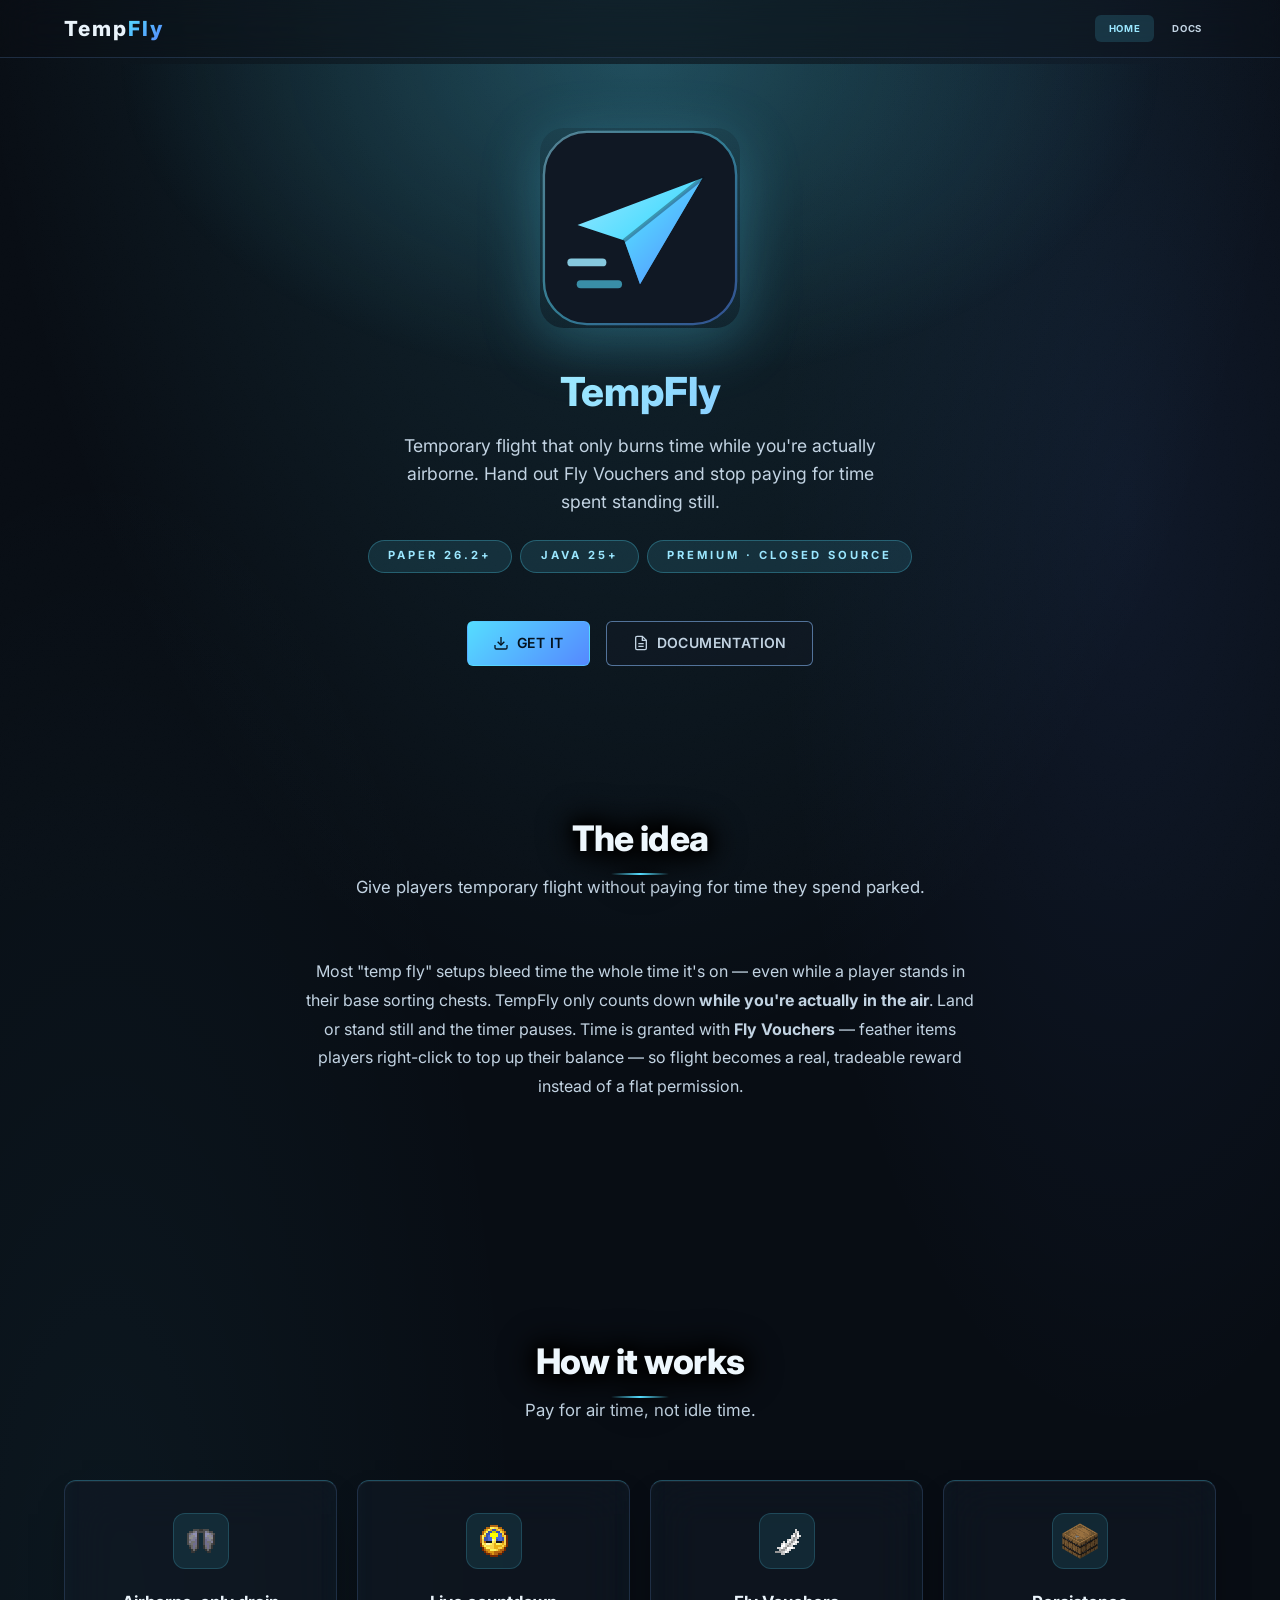
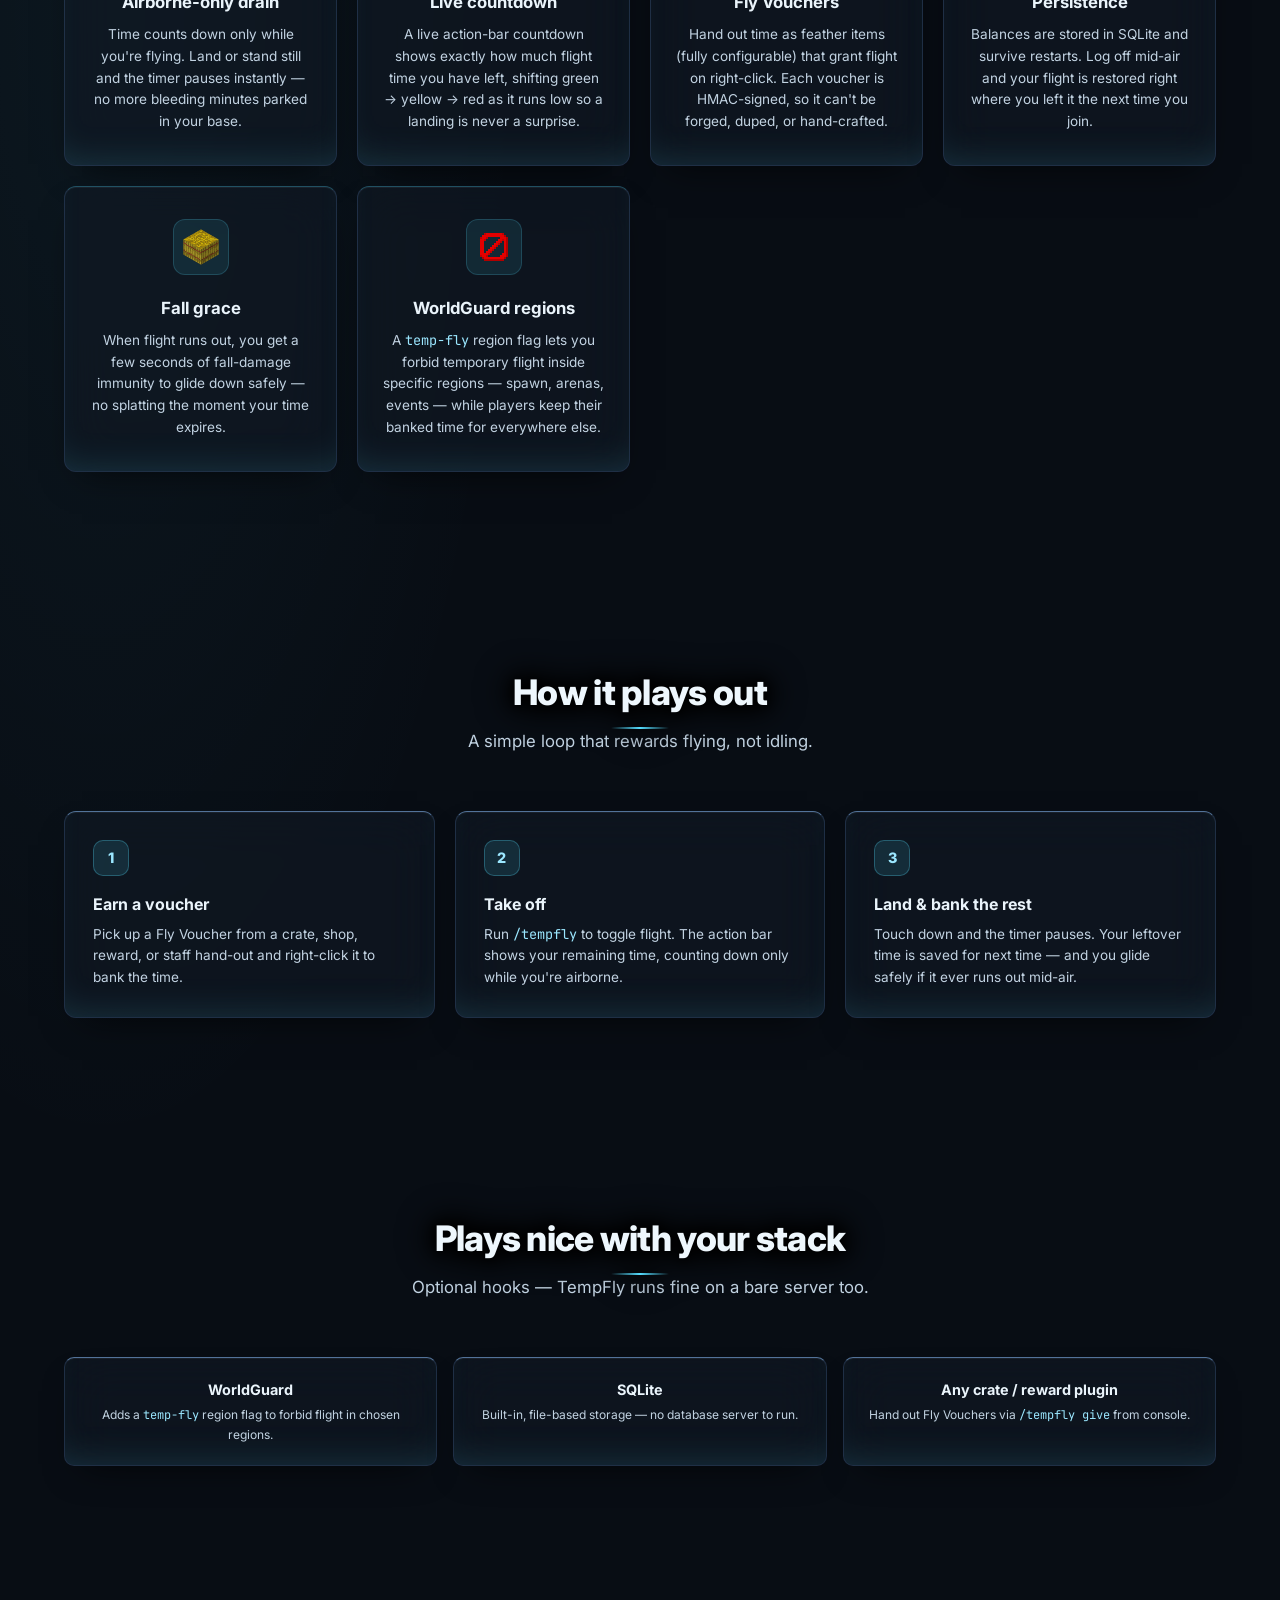
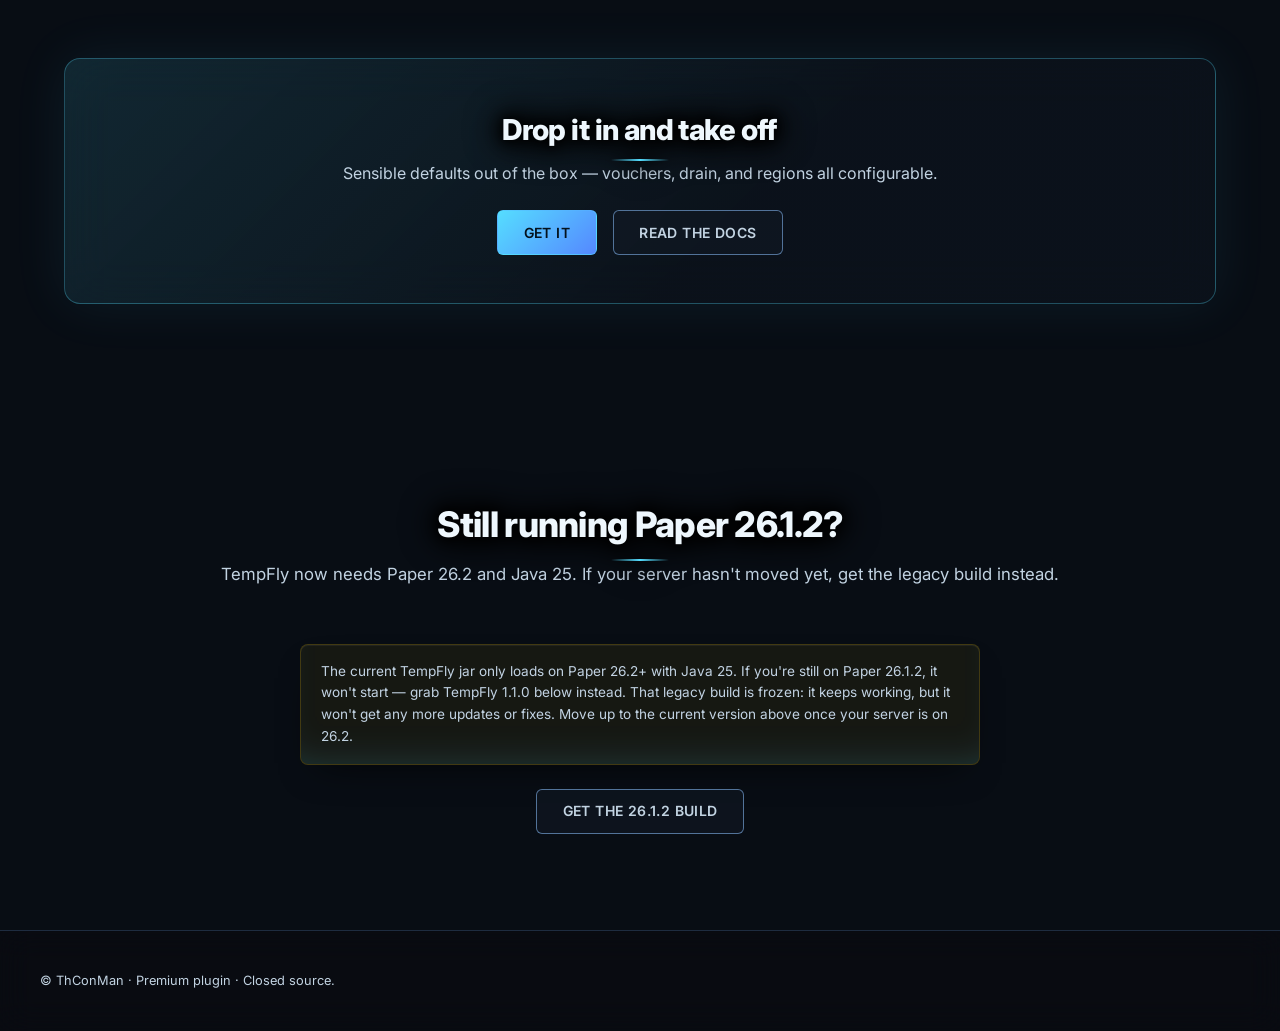
<file: index.html>
<!DOCTYPE html>
<html lang="en">
<head>
    <meta charset="UTF-8">
    <meta name="viewport" content="width=device-width, initial-scale=1.0">
    <title>TempFly — Flight that only burns while you fly</title>
    <meta name="description" content="TempFly is a Paper plugin that grants temporary flight which drains only while you're airborne. Hand out HMAC-signed Fly Vouchers, store balances in SQLite, and stop paying for time spent standing still.">
    <link rel="icon" href="logo.svg">
    <link rel="preconnect" href="https://fonts.googleapis.com">
    <link href="https://fonts.googleapis.com/css2?family=Inter:wght@400;500;600;700;800&family=JetBrains+Mono:wght@500&display=swap" rel="stylesheet">
    <link rel="stylesheet" href="css/style.css">
    <link rel="stylesheet" href="css/tempfly.css">
</head>
<body>

<nav class="nav">
    <div class="nav-inner">
        <div class="nav-logo"><a href="index.html" style="color:inherit;">Temp<span>Fly</span></a></div>
        <ul class="nav-links" id="nav-links">
            <li><a href="index.html" class="active">Home</a></li>
            <li><a href="docs.html">Docs</a></li>
        </ul>
        <button class="nav-burger" onclick="toggleMenu()" aria-label="Menu">
            <span></span><span></span><span></span>
        </button>
    </div>
</nav>

<div style="height: 4rem;"></div>

<!-- Hero -->
<section class="plugin-hero">
    <img src="logo.svg" alt="TempFly" class="plugin-hero-logo">
    <h1>TempFly</h1>
    <p class="tagline">Temporary flight that only burns time while you're actually airborne. Hand out Fly Vouchers and stop paying for time spent standing still.</p>
    <div class="plugin-hero-meta">
        <span class="hero-badge">Paper 26.2+</span>
        <span class="hero-badge">Java 25+</span>
        <span class="hero-badge">Premium · closed source</span>
    </div>
    <div class="hero-buttons">
        <a href="#" class="btn btn-primary">
            <svg width="16" height="16" viewBox="0 0 24 24" fill="none" stroke="currentColor" stroke-width="2"><path d="M21 15v4a2 2 0 01-2 2H5a2 2 0 01-2-2v-4"/><polyline points="7 10 12 15 17 10"/><line x1="12" y1="15" x2="12" y2="3"/></svg>
            Get it
        </a>
        <a href="docs.html" class="btn btn-outline">
            <svg width="16" height="16" viewBox="0 0 24 24" fill="none" stroke="currentColor" stroke-width="2"><path d="M14 2H6a2 2 0 00-2 2v16a2 2 0 002 2h12a2 2 0 002-2V8z"/><polyline points="14 2 14 8 20 8"/><line x1="16" y1="13" x2="8" y2="13"/><line x1="16" y1="17" x2="8" y2="17"/></svg>
            Documentation
        </a>
    </div>
</section>

<!-- The idea -->
<section class="section">
    <h2 class="section-title">The idea</h2>
    <p class="section-subtitle">Give players temporary flight without paying for time they spend parked.</p>
    <p style="max-width:680px;margin:0 auto 2.5rem;text-align:center;color:var(--text-muted);line-height:1.8;">
        Most "temp fly" setups bleed time the whole time it's on — even while a player stands in their base sorting chests. TempFly only counts down <strong>while you're actually in the air</strong>. Land or stand still and the timer pauses. Time is granted with <strong>Fly Vouchers</strong> — feather items players right-click to top up their balance — so flight becomes a real, tradeable reward instead of a flat permission.
    </p>
</section>

<!-- How it works -->
<section class="section">
    <h2 class="section-title">How it works</h2>
    <p class="section-subtitle">Pay for air time, not idle time.</p>
    <div class="features-grid">
        <div class="feature-card">
            <div class="feature-icon-wrap"><i class="mc mc-elytra" aria-hidden="true"></i></div>
            <h3>Airborne-only drain</h3>
            <p>Time counts down only while you're flying. Land or stand still and the timer pauses instantly — no more bleeding minutes parked in your base.</p>
        </div>
        <div class="feature-card">
            <div class="feature-icon-wrap"><i class="mc mc-clock" aria-hidden="true"></i></div>
            <h3>Live countdown</h3>
            <p>A live action-bar countdown shows exactly how much flight time you have left, shifting green &rarr; yellow &rarr; red as it runs low so a landing is never a surprise.</p>
        </div>
        <div class="feature-card">
            <div class="feature-icon-wrap"><i class="mc mc-feather" aria-hidden="true"></i></div>
            <h3>Fly Vouchers</h3>
            <p>Hand out time as feather items (fully configurable) that grant flight on right-click. Each voucher is HMAC-signed, so it can't be forged, duped, or hand-crafted.</p>
        </div>
        <div class="feature-card">
            <div class="feature-icon-wrap"><i class="mc mc-barrel block" aria-hidden="true"></i></div>
            <h3>Persistence</h3>
            <p>Balances are stored in SQLite and survive restarts. Log off mid-air and your flight is restored right where you left it the next time you join.</p>
        </div>
        <div class="feature-card">
            <div class="feature-icon-wrap"><i class="mc mc-hay_block block" aria-hidden="true"></i></div>
            <h3>Fall grace</h3>
            <p>When flight runs out, you get a few seconds of fall-damage immunity to glide down safely — no splatting the moment your time expires.</p>
        </div>
        <div class="feature-card">
            <div class="feature-icon-wrap"><i class="mc mc-barrier" aria-hidden="true"></i></div>
            <h3>WorldGuard regions</h3>
            <p>A <span class="mono">temp-fly</span> region flag lets you forbid temporary flight inside specific regions — spawn, arenas, events — while players keep their banked time for everywhere else.</p>
        </div>
    </div>
</section>

<!-- How it plays out -->
<section class="section">
    <h2 class="section-title">How it plays out</h2>
    <p class="section-subtitle">A simple loop that rewards flying, not idling.</p>
    <div class="steps-grid">
        <div class="step-card">
            <div class="step-number">1</div>
            <h3>Earn a voucher</h3>
            <p>Pick up a Fly Voucher from a crate, shop, reward, or staff hand-out and right-click it to bank the time.</p>
        </div>
        <div class="step-card">
            <div class="step-number">2</div>
            <h3>Take off</h3>
            <p>Run <span class="mono">/tempfly</span> to toggle flight. The action bar shows your remaining time, counting down only while you're airborne.</p>
        </div>
        <div class="step-card">
            <div class="step-number">3</div>
            <h3>Land &amp; bank the rest</h3>
            <p>Touch down and the timer pauses. Your leftover time is saved for next time — and you glide safely if it ever runs out mid-air.</p>
        </div>
    </div>
</section>

<!-- Works with -->
<section class="section">
    <h2 class="section-title">Plays nice with your stack</h2>
    <p class="section-subtitle">Optional hooks — TempFly runs fine on a bare server too.</p>
    <div class="compat-grid">
        <div class="compat-item"><div class="compat-name">WorldGuard</div><div class="compat-desc">Adds a <span class="mono">temp-fly</span> region flag to forbid flight in chosen regions.</div></div>
        <div class="compat-item"><div class="compat-name">SQLite</div><div class="compat-desc">Built-in, file-based storage — no database server to run.</div></div>
        <div class="compat-item"><div class="compat-name">Any crate / reward plugin</div><div class="compat-desc">Hand out Fly Vouchers via <span class="mono">/tempfly give</span> from console.</div></div>
    </div>
</section>

<!-- CTA -->
<section class="section">
    <div class="cta-card">
        <h2 class="section-title">Drop it in and take off</h2>
        <p class="section-subtitle">Sensible defaults out of the box — vouchers, drain, and regions all configurable.</p>
        <div class="hero-buttons">
            <a href="#" class="btn btn-primary">Get it</a>
            <a href="docs.html" class="btn btn-outline">Read the docs</a>
        </div>
    </div>
</section>

<!-- Legacy build -->
<section class="section">
    <h2 class="section-title">Still running Paper 26.1.2?</h2>
    <p class="section-subtitle">TempFly now needs Paper 26.2 and Java 25. If your server hasn't moved yet, get the legacy build instead.</p>
    <div class="docs-callout docs-callout-warn" style="max-width:680px;margin:0 auto 1.5rem;text-align:left;">
        The current TempFly jar only loads on Paper 26.2+ with Java 25. If you're still on Paper 26.1.2, it won't start — grab TempFly 1.1.0 below instead. That legacy build is frozen: it keeps working, but it won't get any more updates or fixes. Move up to the current version above once your server is on 26.2.
    </div>
    <div class="hero-buttons">
        <a href="https://github.com/ThConMan/tempfly-docs/releases/tag/mc26.1.2-final" class="btn btn-outline">Get the 26.1.2 build</a>
    </div>
</section>

<footer class="footer">
    <div class="footer-inner">
        <p>&copy; ThConMan &middot; Premium plugin &middot; Closed source.</p>
    </div>
</footer>

<script>
function toggleMenu() {
    document.getElementById('nav-links').classList.toggle('open');
}
</script>
<script src="js/motion.js" defer></script>
</body>
</html>
</file>
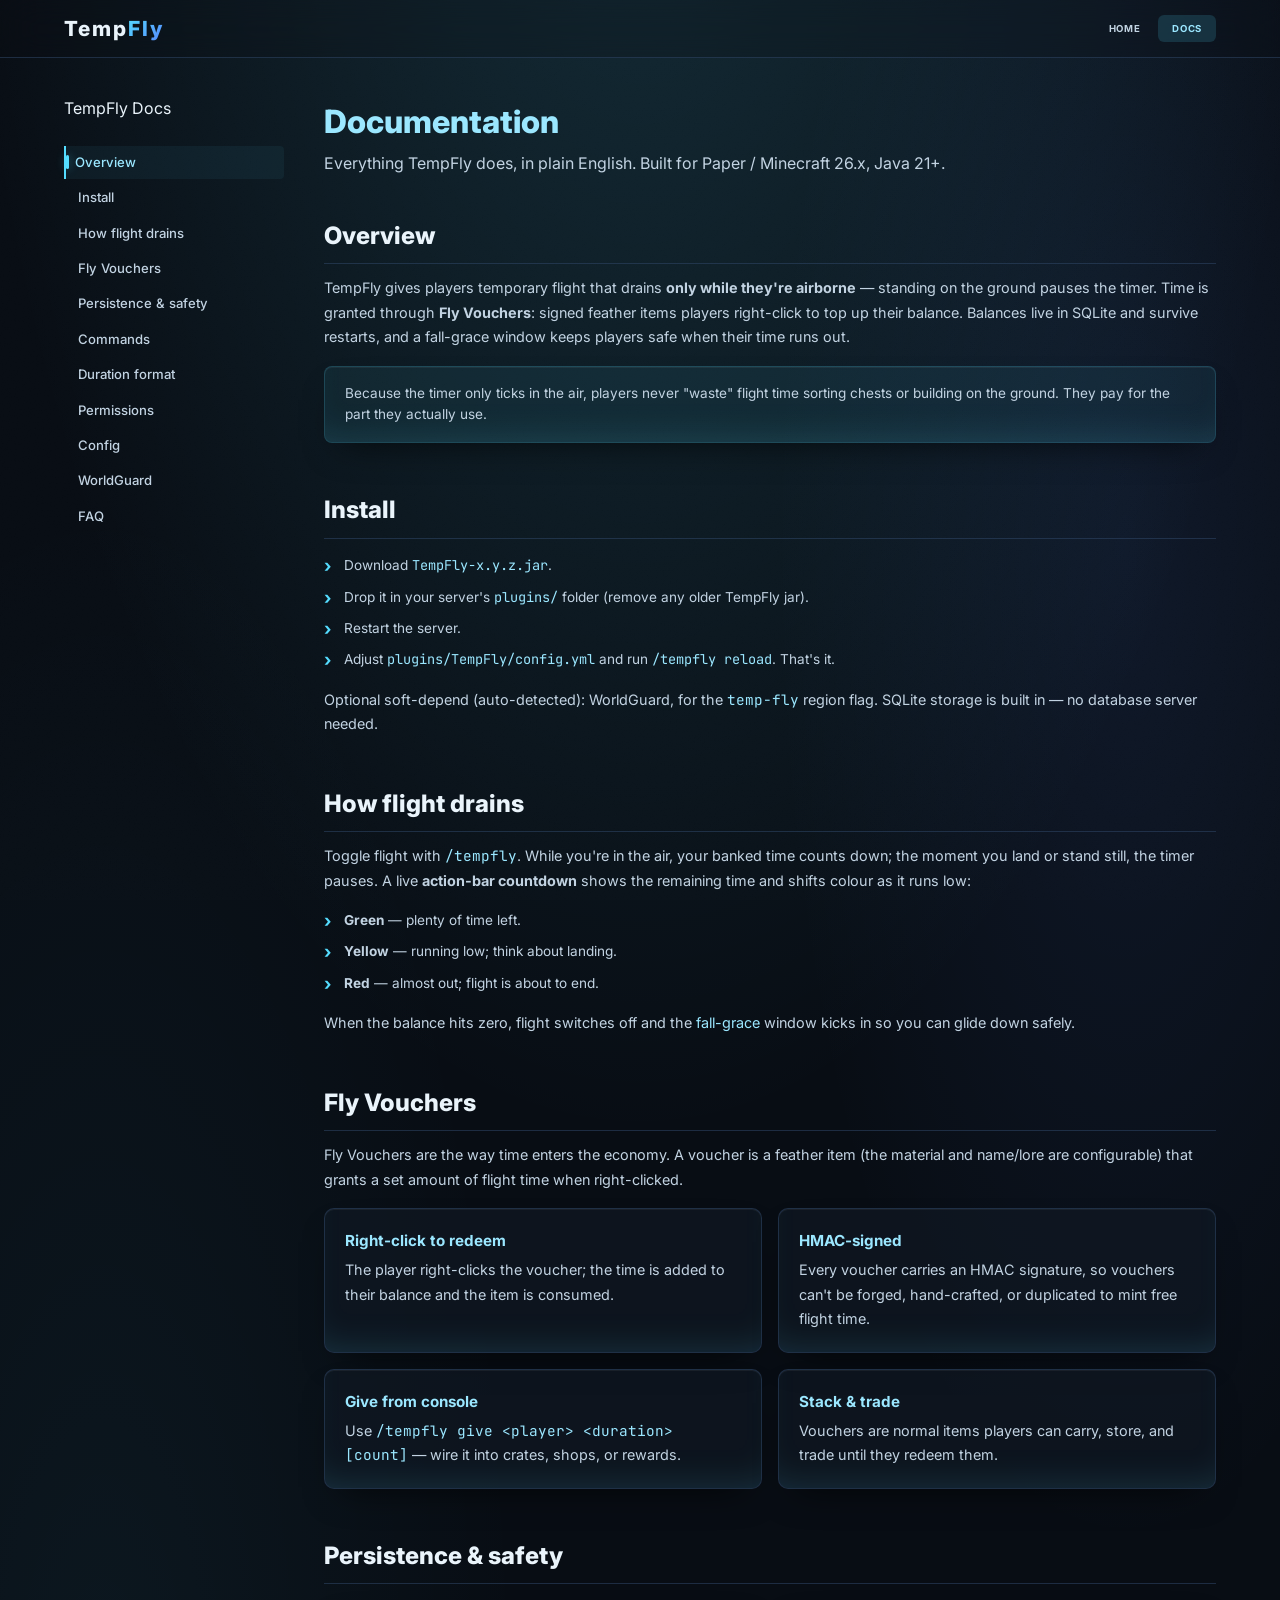
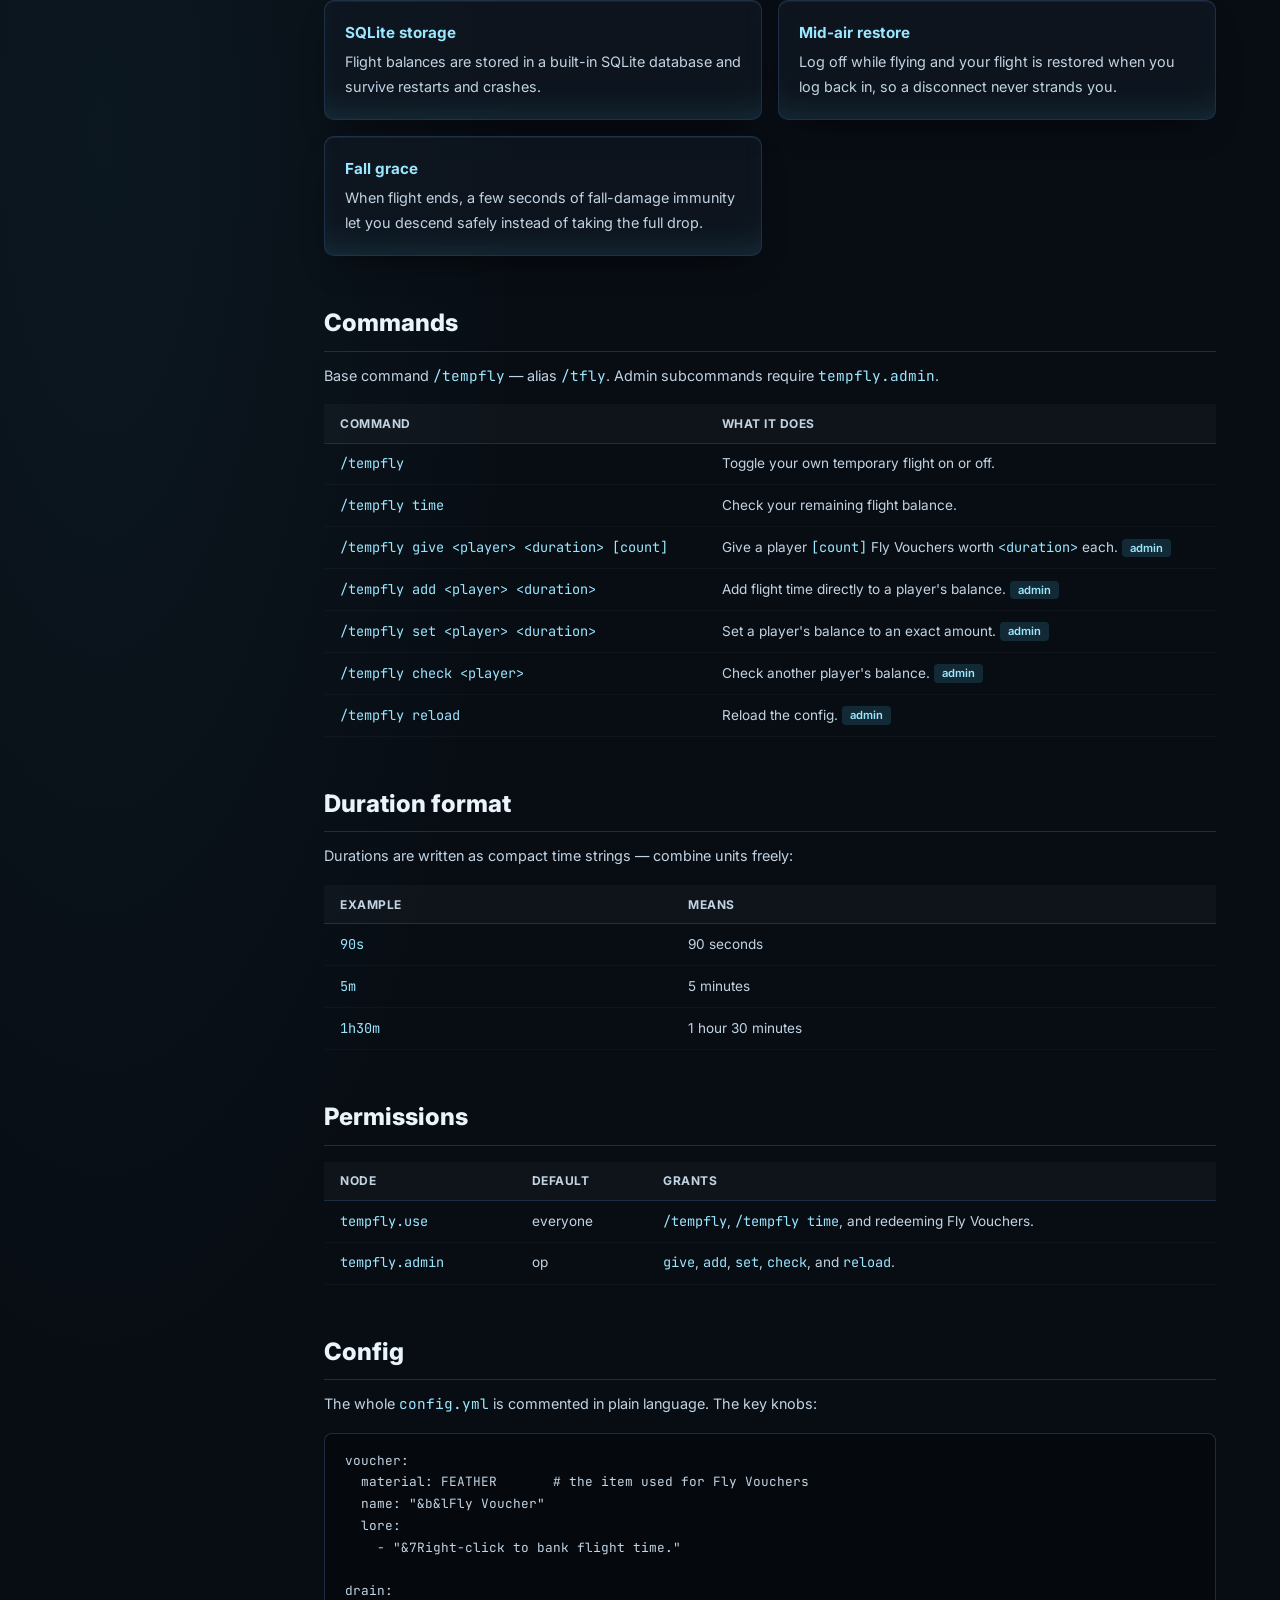
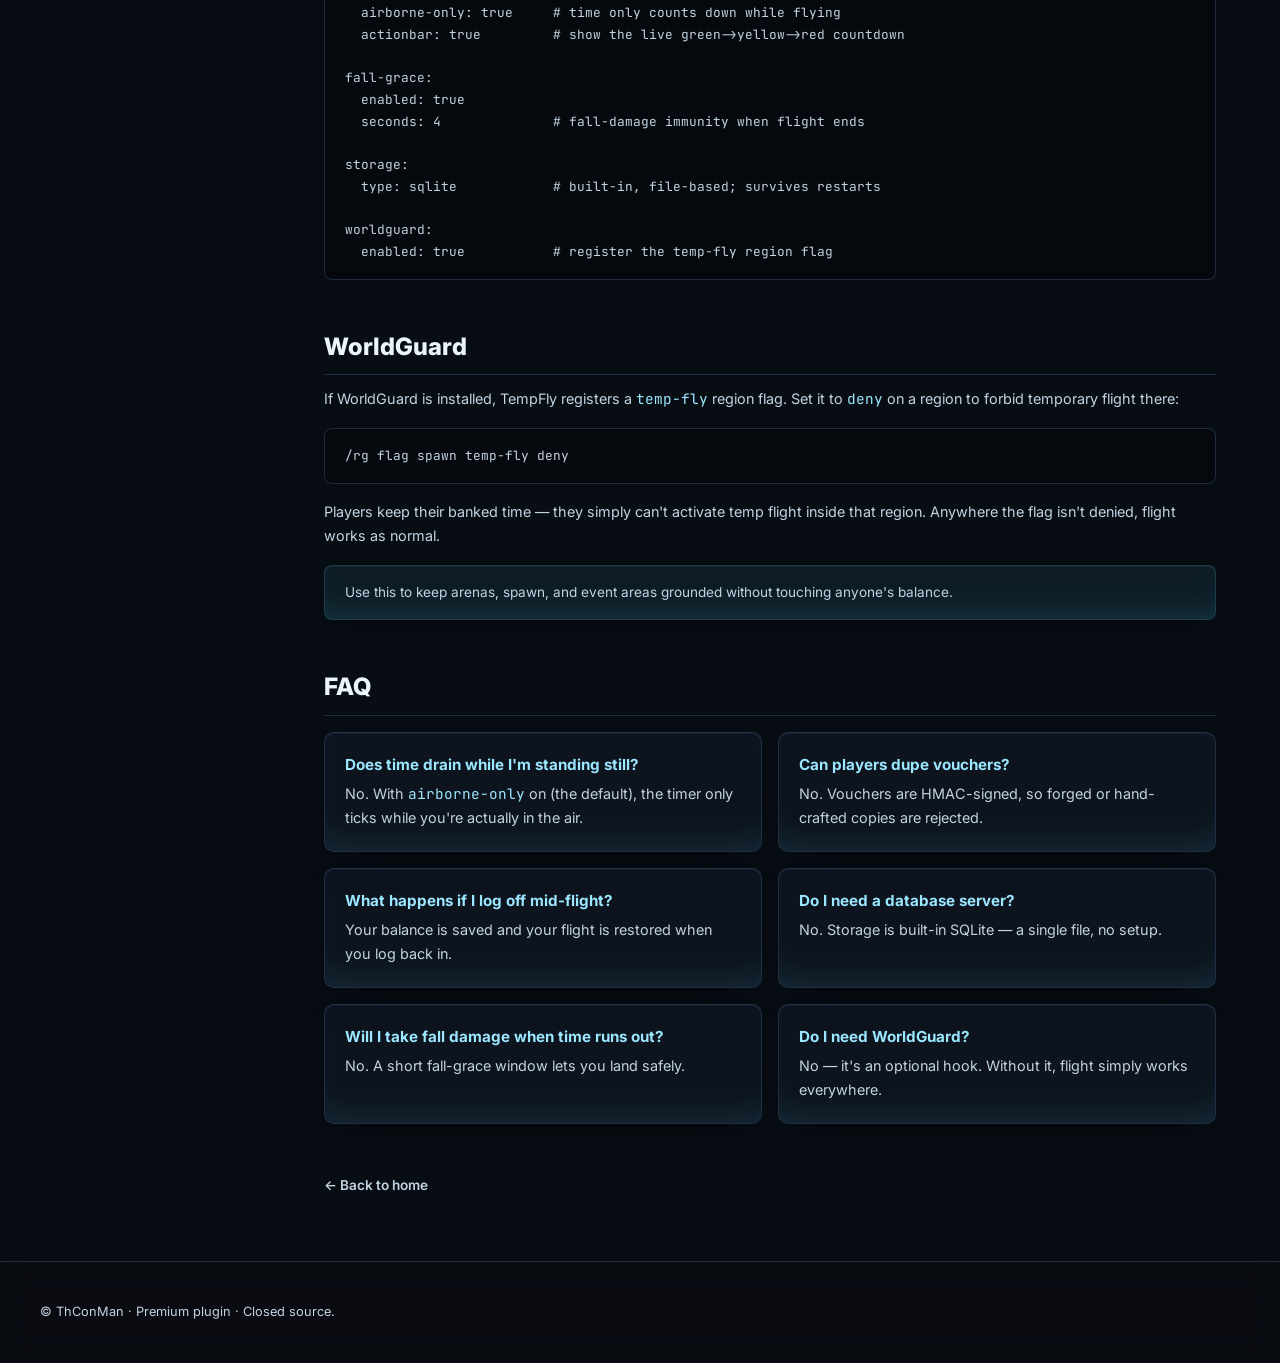
<file: docs.html>
<!DOCTYPE html>
<html lang="en">
<head>
    <meta charset="UTF-8">
    <meta name="viewport" content="width=device-width, initial-scale=1.0">
    <title>TempFly — Documentation</title>
    <meta name="description" content="TempFly documentation: install, how flight drains, Fly Vouchers, persistence, fall grace, WorldGuard, commands, permissions, and config.">
    <link rel="icon" href="logo.svg">
    <link rel="preconnect" href="https://fonts.googleapis.com">
    <link href="https://fonts.googleapis.com/css2?family=Inter:wght@400;500;600;700;800&family=JetBrains+Mono:wght@500&display=swap" rel="stylesheet">
    <link rel="stylesheet" href="css/style.css">
    <link rel="stylesheet" href="css/tempfly.css">
</head>
<body>

<nav class="nav">
    <div class="nav-inner">
        <div class="nav-logo"><a href="index.html" style="color:inherit;">Temp<span>Fly</span></a></div>
        <ul class="nav-links" id="nav-links">
            <li><a href="index.html">Home</a></li>
            <li><a href="docs.html" class="active">Docs</a></li>
        </ul>
        <button class="nav-burger" onclick="toggleMenu()" aria-label="Menu"><span></span><span></span><span></span></button>
    </div>
</nav>

<div style="height: 4rem;"></div>

<div class="docs-layout">
    <aside class="docs-sidebar">
        <div class="docs-sidebar-header">TempFly Docs</div>
        <nav class="docs-toc">
            <a href="#overview" class="active">Overview</a>
            <a href="#install">Install</a>
            <a href="#drain">How flight drains</a>
            <a href="#vouchers">Fly Vouchers</a>
            <a href="#features">Persistence &amp; safety</a>
            <a href="#commands">Commands</a>
            <a href="#durations">Duration format</a>
            <a href="#permissions">Permissions</a>
            <a href="#config">Config</a>
            <a href="#worldguard">WorldGuard</a>
            <a href="#faq">FAQ</a>
        </nav>
    </aside>

    <main class="docs-content">
        <h1 class="docs-title">Documentation</h1>
        <p class="docs-subtitle">Everything TempFly does, in plain English. Built for Paper / Minecraft 26.x, Java 21+.</p>

        <section class="docs-section" id="overview">
            <h2>Overview</h2>
            <p>TempFly gives players temporary flight that drains <strong>only while they're airborne</strong> — standing on the ground pauses the timer. Time is granted through <strong>Fly Vouchers</strong>: signed feather items players right-click to top up their balance. Balances live in SQLite and survive restarts, and a fall-grace window keeps players safe when their time runs out.</p>
            <div class="docs-callout">Because the timer only ticks in the air, players never "waste" flight time sorting chests or building on the ground. They pay for the part they actually use.</div>
        </section>

        <section class="docs-section" id="install">
            <h2>Install</h2>
            <ol class="docs-list">
                <li>Download <span class="mono">TempFly-x.y.z.jar</span>.</li>
                <li>Drop it in your server's <span class="mono">plugins/</span> folder (remove any older TempFly jar).</li>
                <li>Restart the server.</li>
                <li>Adjust <span class="mono">plugins/TempFly/config.yml</span> and run <span class="mono">/tempfly reload</span>. That's it.</li>
            </ol>
            <p>Optional soft-depend (auto-detected): WorldGuard, for the <span class="mono">temp-fly</span> region flag. SQLite storage is built in — no database server needed.</p>
        </section>

        <section class="docs-section" id="drain">
            <h2>How flight drains</h2>
            <p>Toggle flight with <span class="mono">/tempfly</span>. While you're in the air, your banked time counts down; the moment you land or stand still, the timer pauses. A live <strong>action-bar countdown</strong> shows the remaining time and shifts colour as it runs low:</p>
            <ul class="docs-list">
                <li><strong>Green</strong> — plenty of time left.</li>
                <li><strong>Yellow</strong> — running low; think about landing.</li>
                <li><strong>Red</strong> — almost out; flight is about to end.</li>
            </ul>
            <p>When the balance hits zero, flight switches off and the <a href="#features">fall-grace</a> window kicks in so you can glide down safely.</p>
        </section>

        <section class="docs-section" id="vouchers">
            <h2>Fly Vouchers</h2>
            <p>Fly Vouchers are the way time enters the economy. A voucher is a feather item (the material and name/lore are configurable) that grants a set amount of flight time when right-clicked.</p>
            <div class="docs-grid">
                <div class="docs-grid-item"><h4>Right-click to redeem</h4><p>The player right-clicks the voucher; the time is added to their balance and the item is consumed.</p></div>
                <div class="docs-grid-item"><h4>HMAC-signed</h4><p>Every voucher carries an HMAC signature, so vouchers can't be forged, hand-crafted, or duplicated to mint free flight time.</p></div>
                <div class="docs-grid-item"><h4>Give from console</h4><p>Use <span class="mono">/tempfly give &lt;player&gt; &lt;duration&gt; [count]</span> — wire it into crates, shops, or rewards.</p></div>
                <div class="docs-grid-item"><h4>Stack &amp; trade</h4><p>Vouchers are normal items players can carry, store, and trade until they redeem them.</p></div>
            </div>
        </section>

        <section class="docs-section" id="features">
            <h2>Persistence &amp; safety</h2>
            <div class="docs-grid">
                <div class="docs-grid-item"><h4>SQLite storage</h4><p>Flight balances are stored in a built-in SQLite database and survive restarts and crashes.</p></div>
                <div class="docs-grid-item"><h4>Mid-air restore</h4><p>Log off while flying and your flight is restored when you log back in, so a disconnect never strands you.</p></div>
                <div class="docs-grid-item"><h4>Fall grace</h4><p>When flight ends, a few seconds of fall-damage immunity let you descend safely instead of taking the full drop.</p></div>
            </div>
        </section>

        <section class="docs-section" id="commands">
            <h2>Commands</h2>
            <p>Base command <span class="mono">/tempfly</span> — alias <span class="mono">/tfly</span>. Admin subcommands require <span class="mono">tempfly.admin</span>.</p>
            <div class="docs-table-wrap">
                <table class="docs-table">
                    <thead><tr><th>Command</th><th>What it does</th></tr></thead>
                    <tbody>
                        <tr><td><span class="mono">/tempfly</span></td><td>Toggle your own temporary flight on or off.</td></tr>
                        <tr><td><span class="mono">/tempfly time</span></td><td>Check your remaining flight balance.</td></tr>
                        <tr><td><span class="mono">/tempfly give &lt;player&gt; &lt;duration&gt; [count]</span></td><td>Give a player <span class="mono">[count]</span> Fly Vouchers worth <span class="mono">&lt;duration&gt;</span> each. <span class="docs-tag docs-tag-op">admin</span></td></tr>
                        <tr><td><span class="mono">/tempfly add &lt;player&gt; &lt;duration&gt;</span></td><td>Add flight time directly to a player's balance. <span class="docs-tag docs-tag-op">admin</span></td></tr>
                        <tr><td><span class="mono">/tempfly set &lt;player&gt; &lt;duration&gt;</span></td><td>Set a player's balance to an exact amount. <span class="docs-tag docs-tag-op">admin</span></td></tr>
                        <tr><td><span class="mono">/tempfly check &lt;player&gt;</span></td><td>Check another player's balance. <span class="docs-tag docs-tag-op">admin</span></td></tr>
                        <tr><td><span class="mono">/tempfly reload</span></td><td>Reload the config. <span class="docs-tag docs-tag-op">admin</span></td></tr>
                    </tbody>
                </table>
            </div>
        </section>

        <section class="docs-section" id="durations">
            <h2>Duration format</h2>
            <p>Durations are written as compact time strings — combine units freely:</p>
            <div class="docs-table-wrap">
                <table class="docs-table">
                    <thead><tr><th>Example</th><th>Means</th></tr></thead>
                    <tbody>
                        <tr><td><span class="mono">90s</span></td><td>90 seconds</td></tr>
                        <tr><td><span class="mono">5m</span></td><td>5 minutes</td></tr>
                        <tr><td><span class="mono">1h30m</span></td><td>1 hour 30 minutes</td></tr>
                    </tbody>
                </table>
            </div>
        </section>

        <section class="docs-section" id="permissions">
            <h2>Permissions</h2>
            <div class="docs-table-wrap">
                <table class="docs-table">
                    <thead><tr><th>Node</th><th>Default</th><th>Grants</th></tr></thead>
                    <tbody>
                        <tr><td><span class="mono">tempfly.use</span></td><td>everyone</td><td><span class="mono">/tempfly</span>, <span class="mono">/tempfly time</span>, and redeeming Fly Vouchers.</td></tr>
                        <tr><td><span class="mono">tempfly.admin</span></td><td>op</td><td><span class="mono">give</span>, <span class="mono">add</span>, <span class="mono">set</span>, <span class="mono">check</span>, and <span class="mono">reload</span>.</td></tr>
                    </tbody>
                </table>
            </div>
        </section>

        <section class="docs-section" id="config">
            <h2>Config</h2>
            <p>The whole <span class="mono">config.yml</span> is commented in plain language. The key knobs:</p>
            <pre class="docs-code">voucher:
  material: FEATHER       # the item used for Fly Vouchers
  name: "&b&lFly Voucher"
  lore:
    - "&7Right-click to bank flight time."

drain:
  airborne-only: true     # time only counts down while flying
  actionbar: true         # show the live green->yellow->red countdown

fall-grace:
  enabled: true
  seconds: 4              # fall-damage immunity when flight ends

storage:
  type: sqlite            # built-in, file-based; survives restarts

worldguard:
  enabled: true           # register the temp-fly region flag</pre>
        </section>

        <section class="docs-section" id="worldguard">
            <h2>WorldGuard</h2>
            <p>If WorldGuard is installed, TempFly registers a <span class="mono">temp-fly</span> region flag. Set it to <span class="mono">deny</span> on a region to forbid temporary flight there:</p>
            <pre class="docs-code">/rg flag spawn temp-fly deny</pre>
            <p>Players keep their banked time — they simply can't activate temp flight inside that region. Anywhere the flag isn't denied, flight works as normal.</p>
            <div class="docs-callout">Use this to keep arenas, spawn, and event areas grounded without touching anyone's balance.</div>
        </section>

        <section class="docs-section" id="faq">
            <h2>FAQ</h2>
            <div class="docs-grid">
                <div class="docs-grid-item"><h4>Does time drain while I'm standing still?</h4><p>No. With <span class="mono">airborne-only</span> on (the default), the timer only ticks while you're actually in the air.</p></div>
                <div class="docs-grid-item"><h4>Can players dupe vouchers?</h4><p>No. Vouchers are HMAC-signed, so forged or hand-crafted copies are rejected.</p></div>
                <div class="docs-grid-item"><h4>What happens if I log off mid-flight?</h4><p>Your balance is saved and your flight is restored when you log back in.</p></div>
                <div class="docs-grid-item"><h4>Do I need a database server?</h4><p>No. Storage is built-in SQLite — a single file, no setup.</p></div>
                <div class="docs-grid-item"><h4>Will I take fall damage when time runs out?</h4><p>No. A short fall-grace window lets you land safely.</p></div>
                <div class="docs-grid-item"><h4>Do I need WorldGuard?</h4><p>No — it's an optional hook. Without it, flight simply works everywhere.</p></div>
            </div>
        </section>

        <a href="index.html" class="docs-back">&larr; Back to home</a>
    </main>
</div>

<footer class="footer">
    <div class="footer-inner">
        <p>&copy; ThConMan &middot; Premium plugin &middot; Closed source.</p>
    </div>
</footer>

<script>
function toggleMenu() { document.getElementById('nav-links').classList.toggle('open'); }
// Highlight the current section in the sidebar.
const links = [...document.querySelectorAll('.docs-toc a')];
const sections = links.map(a => document.querySelector(a.getAttribute('href')));
window.addEventListener('scroll', () => {
    let i = sections.findIndex((s, n) => s && s.getBoundingClientRect().top > 90 && (n === 0 || sections[n-1].getBoundingClientRect().top <= 90));
    const active = i === -1 ? links.length - 1 : Math.max(0, i - 1);
    links.forEach((a, n) => a.classList.toggle('active', n === active));
});
</script>
<script src="js/motion.js" defer></script>
</body>
</html>
</file>
<file: css/style.css>
/* ── Reset & Base ── */
*, *::before, *::after { box-sizing: border-box; margin: 0; padding: 0; }

:root {
    --bg-primary: #0d0d18;
    --bg-card: rgba(14, 14, 24, 0.92);
    --bg-card-solid: #161624;
    --bg-card-hover: #1e1e30;
    --border: rgba(255, 255, 255, 0.1);
    --border-light: rgba(255, 255, 255, 0.18);
    --glass: rgba(255, 255, 255, 0.06);
    --text: #f0f0f8;
    --text-muted: #b8b8d4;
    --accent: #a855f7;
    --accent-light: #c084e0;
    --accent-glow: rgba(168, 85, 247, 0.28);
    --accent-glow-strong: rgba(168, 85, 247, 0.55);
    --success: #2ecc71;
    --gold: #f1c40f;
    --glow-green: rgba(74, 222, 128, 0.18);
    --glow-cyan: rgba(100, 216, 255, 0.18);
    --glow-gold: rgba(246, 196, 67, 0.2);
}

html { scroll-behavior: smooth; }

body {
    font-family: 'Inter', -apple-system, BlinkMacSystemFont, 'Segoe UI', sans-serif;
    background: var(--bg-primary);
    background-image:
        radial-gradient(ellipse at 20% 50%, color-mix(in srgb, var(--accent) 12%, transparent) 0%, transparent 50%),
        radial-gradient(ellipse at 80% 20%, rgba(88, 101, 242, 0.1) 0%, transparent 50%),
        radial-gradient(ellipse at 50% 90%, rgba(236, 72, 153, 0.09) 0%, transparent 50%),
        radial-gradient(ellipse at 10% 10%, rgba(100, 216, 255, 0.04) 0%, transparent 40%);
    color: var(--text);
    line-height: 1.6;
    min-height: 100vh;
    overflow-x: hidden;
}

a { color: var(--accent-light); text-decoration: none; transition: color 0.2s; }
a:hover { color: #d9a8f0; }

.mono { font-family: 'JetBrains Mono', 'Fira Code', monospace; color: var(--accent-light); }

/* ── Nav ── */
.nav {
    position: fixed;
    top: 0;
    width: 100%;
    z-index: 100;
    background: rgba(11, 11, 16, 0.2);
    backdrop-filter: blur(20px);
    -webkit-backdrop-filter: blur(20px);
    border-bottom: 1px solid transparent;
    transition: background 0.4s ease, border-color 0.4s ease;
}

.nav.scrolled {
    background: rgba(11, 11, 16, 0.85);
    border-bottom-color: var(--border);
}

.nav-inner {
    max-width: 1200px;
    margin: 0 auto;
    padding: 0.75rem 1.5rem;
    display: flex;
    align-items: center;
    justify-content: space-between;
}

.nav-logo {
    font-size: 1.3rem;
    font-weight: 800;
    letter-spacing: 2px;
}

.nav-logo a, .nav-logo { color: var(--text); text-decoration: none; }
.nav-logo a:hover { color: var(--text); }
.nav-logo-img { height: 32px; width: auto; display: block; }

.nav-stats {
    display: flex;
    align-items: center;
    gap: 0.5rem;
    font-family: 'JetBrains Mono', monospace;
    font-size: 0.68rem;
    font-weight: 500;
    color: #555568;
    white-space: nowrap;
    margin-left: 1rem;
    margin-right: auto;
}

.nav-stat {
    display: flex;
    align-items: center;
    gap: 3px;
}

.nav-stat-sep {
    width: 1px;
    height: 10px;
    background: #333346;
}

#nav-online-count { color: #3ba55d; }
#nav-total-count { color: #555568; }

@keyframes livePulse {
    0%, 100% { opacity: 1; }
    50% { opacity: 0.4; }
}

@media (max-width: 768px) {
    .nav-stats { display: none; }
}
.nav-logo span {
    background: linear-gradient(135deg, var(--accent) 0%, #ec4899 100%);
    -webkit-background-clip: text;
    -webkit-text-fill-color: transparent;
    background-clip: text;
}

.nav-links { display: flex; gap: 0.25rem; list-style: none; }

.nav-links a {
    display: flex;
    flex-direction: column;
    align-items: center;
    gap: 3px;
    padding: 6px 14px;
    border-radius: 6px;
    color: var(--text-muted);
    font-size: 0.6rem;
    font-weight: 700;
    text-transform: uppercase;
    letter-spacing: 0.07em;
    transition: background 0.15s, color 0.15s;
    position: relative;
}

.nav-links a::after { display: none; }

.nav-links a svg {
    image-rendering: pixelated;
    opacity: 0.6;
    transition: opacity 0.15s;
}

.nav-links a:hover {
    background: color-mix(in srgb, var(--accent) 10%, transparent);
    color: var(--text);
}

.nav-links a:hover svg { opacity: 1; }

.nav-links a.active {
    background: color-mix(in srgb, var(--accent) 15%, transparent);
    color: var(--accent-light);
}

.nav-links a.active svg { opacity: 1; }

/* Hamburger */
.nav-burger {
    display: none;
    flex-direction: column;
    gap: 5px;
    background: none;
    border: none;
    cursor: pointer;
    padding: 4px;
}

.nav-burger span {
    width: 22px;
    height: 2px;
    background: var(--text);
    transition: transform 0.2s, opacity 0.2s;
    border-radius: 1px;
}

.nav-burger.active span:nth-child(1) { transform: translateY(7px) rotate(45deg); }
.nav-burger.active span:nth-child(2) { opacity: 0; }
.nav-burger.active span:nth-child(3) { transform: translateY(-7px) rotate(-45deg); }

/* ── Hero Canvas ── */
.hero-canvas {
    position: fixed;
    top: 0;
    left: 0;
    width: 100%;
    height: 100%;
    z-index: 0;
    pointer-events: none;
}

/* ── Hero ── */
.hero {
    position: relative;
    z-index: 1;
    min-height: 100vh;
    display: flex;
    flex-direction: column;
    align-items: center;
    justify-content: center;
    text-align: center;
    padding: 2rem;
    background: radial-gradient(ellipse at 50% 40%, rgba(155, 89, 182, 0.06) 0%, transparent 60%);
}

.hero.hero-compact {
    min-height: 70vh;
    padding-top: 6rem;
}

.hero-badge {
    font-size: 0.7rem;
    font-weight: 700;
    text-transform: uppercase;
    letter-spacing: 3px;
    color: var(--accent-light);
    background: linear-gradient(135deg, rgba(155, 89, 182, 0.12) 0%, rgba(236, 72, 153, 0.08) 100%);
    border: 1px solid rgba(155, 89, 182, 0.2);
    padding: 0.4rem 1.2rem;
    border-radius: 20px;
    margin-bottom: 1.5rem;
}

.hero h1 {
    font-size: clamp(3rem, 8vw, 5.5rem);
    font-weight: 800;
    letter-spacing: 6px;
    margin-bottom: 0.75rem;
    background: linear-gradient(135deg, #ffffff 0%, #c8c8d8 50%, var(--accent-light) 100%);
    -webkit-background-clip: text;
    -webkit-text-fill-color: transparent;
    background-clip: text;
}

.hero h1 span {
    background: linear-gradient(135deg, #c084e0 0%, #ec4899 50%, #f59e0b 100%);
    -webkit-background-clip: text;
    -webkit-text-fill-color: transparent;
    background-clip: text;
}

.hero .tagline {
    font-size: 1.1rem;
    color: var(--text-muted);
    margin-bottom: 2.5rem;
    max-width: 480px;
    line-height: 1.7;
}

.server-ip {
    display: inline-flex;
    align-items: center;
    gap: 0.75rem;
    background: rgba(18, 18, 28, 0.5);
    backdrop-filter: blur(24px);
    -webkit-backdrop-filter: blur(24px);
    border: 1px solid var(--border-light);
    border-radius: 10px;
    padding: 0.8rem 1.5rem;
    font-family: 'JetBrains Mono', 'Fira Code', monospace;
    font-size: 1.1rem;
    cursor: pointer;
    transition: border-color 0.3s, box-shadow 0.3s, transform 0.2s;
    margin-bottom: 2rem;
    color: var(--text);
}

.server-ip:hover {
    border-color: var(--accent);
    box-shadow: 0 0 25px var(--accent-glow), inset 0 0 25px rgba(155, 89, 182, 0.05);
    transform: translateY(-2px);
}

.server-ip svg { color: var(--text-muted); flex-shrink: 0; }

.server-ip .copy-hint {
    font-size: 0.7rem;
    color: var(--text-muted);
    font-family: 'Inter', sans-serif;
    opacity: 0.7;
}

.hero-logo-img {
    max-width: min(609px, 90vw);
    max-height: 178px;
    width: 100%;
    height: auto;
    display: block;
    margin: 0 auto 1rem;
    object-fit: contain;
}

.hero-buttons { display: flex; gap: 1rem; flex-wrap: wrap; justify-content: center; }

.scroll-indicator {
    position: absolute;
    bottom: 2rem;
    color: var(--text-muted);
    opacity: 0.4;
    animation: float 2s ease-in-out infinite;
}

@keyframes float {
    0%, 100% { transform: translateY(0); }
    50% { transform: translateY(8px); }
}

/* ── Buttons ── */
.btn {
    display: inline-flex;
    align-items: center;
    gap: 0.5rem;
    padding: 0.65rem 1.6rem;
    border-radius: 6px;
    font-size: 0.875rem;
    font-weight: 600;
    border: none;
    cursor: pointer;
    transition: filter 0.15s, box-shadow 0.2s, background 0.2s, transform 0.15s;
    letter-spacing: 0.4px;
    text-transform: uppercase;
}

.btn:hover {
    transform: translateY(-2px);
}

/* ── Scroll-in animations ── */
.fade-in {
    opacity: 0;
    transform: translateY(22px);
    transition: opacity 0.6s ease, transform 0.6s ease;
}

.fade-in.visible {
    opacity: 1;
    transform: none;
}

.btn-primary {
    background: linear-gradient(170deg, var(--accent-light) 0%, var(--accent) 100%);
    color: #fff;
    border: 1px solid color-mix(in srgb, var(--accent) 35%, transparent);
}

.btn-primary:hover {
    filter: brightness(1.12);
    box-shadow: 0 0 18px color-mix(in srgb, var(--accent) 45%, transparent);
    color: #fff;
}

.btn-outline {
    background: transparent;
    color: var(--text-muted);
    border: 1px solid rgba(255, 255, 255, 0.15);
}

.btn-outline:hover {
    border-color: var(--accent);
    color: var(--accent-light);
    background: color-mix(in srgb, var(--accent) 8%, transparent);
}

/* ── Section ── */
.section {
    position: relative;
    z-index: 1;
    max-width: 1200px;
    margin: 0 auto;
    padding: 6rem 1.5rem;
}

.section-title {
    font-size: 2.2rem;
    font-weight: 800;
    text-align: center;
    margin-bottom: 0.5rem;
    letter-spacing: 0.5px;
    background: linear-gradient(135deg, #f0f0f8 0%, var(--accent-light) 50%, #ec4899 100%);
    -webkit-background-clip: text;
    -webkit-text-fill-color: transparent;
    background-clip: text;
    filter: drop-shadow(0 0 8px rgba(0,0,0,1)) drop-shadow(0 0 16px rgba(0,0,0,1)) drop-shadow(0 0 4px rgba(0,0,0,1));
}

.section-subtitle {
    text-align: center;
    color: var(--text-muted);
    margin-bottom: 3.5rem;
    font-size: 1.05rem;
    text-shadow: 0 0 8px rgba(0,0,0,1), 0 0 16px rgba(0,0,0,1), 0 0 24px rgba(0,0,0,1), 0 1px 3px rgba(0,0,0,1);
}

/* ── Feature Cards ── */
.features-grid {
    display: grid;
    grid-template-columns: repeat(auto-fit, minmax(250px, 1fr));
    gap: 1.25rem;
}

.feature-card {
    background: var(--bg-card);
    backdrop-filter: blur(24px);
    -webkit-backdrop-filter: blur(24px);
    border: 1px solid var(--border);
    border-top: 1px solid color-mix(in srgb, var(--accent) 30%, transparent);
    border-radius: 12px;
    padding: 2rem 1.5rem;
    text-align: center;
    transition: transform 0.2s, border-color 0.3s, box-shadow 0.3s;
}

.feature-card:hover {
    transform: translateY(-6px);
    border-color: color-mix(in srgb, var(--accent) 35%, transparent);
    box-shadow: 0 12px 40px color-mix(in srgb, var(--accent) 18%, transparent), 0 0 0 1px color-mix(in srgb, var(--accent) 10%, transparent);
    background: rgba(24, 20, 40, 0.85);
}

.feature-icon-wrap {
    width: 56px;
    height: 56px;
    border-radius: 14px;
    background: linear-gradient(135deg, rgba(155, 89, 182, 0.1) 0%, rgba(88, 101, 242, 0.08) 100%);
    border: 1px solid rgba(155, 89, 182, 0.15);
    display: flex;
    align-items: center;
    justify-content: center;
    margin: 0 auto 1.25rem;
}

.feature-card h3 {
    font-size: 1.05rem;
    font-weight: 700;
    margin-bottom: 0.5rem;
}

.feature-card p {
    font-size: 0.85rem;
    color: var(--text-muted);
    line-height: 1.6;
}

/* ── CTA Section ── */
.cta-section { padding-bottom: 4rem; }

.cta-card {
    background: linear-gradient(135deg, rgba(155, 89, 182, 0.06) 0%, rgba(18, 18, 28, 0.5) 100%);
    backdrop-filter: blur(24px);
    -webkit-backdrop-filter: blur(24px);
    border: 1px solid rgba(155, 89, 182, 0.15);
    border-top: 1px solid rgba(155, 89, 182, 0.25);
    border-radius: 16px;
    padding: 3rem 2rem;
    text-align: center;
}

.cta-card h2 {
    font-size: 1.8rem;
    font-weight: 800;
    margin-bottom: 0.5rem;
}

.cta-card p {
    color: var(--text-muted);
    margin-bottom: 1.5rem;
    font-size: 1rem;
}

/* ── Rank Cards ── */
.ranks-grid {
    display: grid;
    grid-template-columns: repeat(auto-fit, minmax(280px, 1fr));
    gap: 1.5rem;
}

.rank-card {
    background: var(--bg-card);
    backdrop-filter: blur(24px);
    -webkit-backdrop-filter: blur(24px);
    border: 1px solid var(--border);
    border-top: 2px solid var(--border-light);
    border-radius: 16px;
    padding: 1.75rem;
    transition: transform 0.25s, border-color 0.3s, box-shadow 0.3s, background 0.3s;
    display: flex;
    flex-direction: column;
}

.rank-card:hover {
    transform: translateY(-8px);
    border-color: color-mix(in srgb, var(--accent) 35%, transparent);
    box-shadow: 0 16px 50px var(--accent-glow), 0 0 0 1px color-mix(in srgb, var(--accent) 10%, transparent);
    background: rgba(20, 18, 34, 0.9);
}

/* Rank-specific theming */
.rank-card-ranger { border-top-color: rgba(74, 222, 128, 0.45); }
.rank-card-ranger:hover {
    border-color: rgba(74, 222, 128, 0.4);
    box-shadow: 0 16px 50px rgba(74, 222, 128, 0.14), 0 0 0 1px rgba(74, 222, 128, 0.08);
}
.rank-card-trickster { border-top-color: rgba(192, 132, 224, 0.5); }
.rank-card-trickster:hover {
    border-color: rgba(192, 132, 224, 0.4);
    box-shadow: 0 16px 50px rgba(192, 132, 224, 0.16), 0 0 0 1px rgba(192, 132, 224, 0.08);
}
.rank-card-mythril { border-top-color: rgba(100, 216, 255, 0.45); }
.rank-card-mythril:hover {
    border-color: rgba(100, 216, 255, 0.4);
    box-shadow: 0 16px 50px rgba(100, 216, 255, 0.14), 0 0 0 1px rgba(100, 216, 255, 0.08);
}
.rank-card-celestial { border-top-color: rgba(224, 176, 255, 0.55); }
.rank-card-celestial:hover {
    border-color: rgba(224, 176, 255, 0.45);
    box-shadow: 0 16px 50px rgba(224, 176, 255, 0.18), 0 0 0 1px rgba(224, 176, 255, 0.1);
}

.rank-card.featured {
    border-color: color-mix(in srgb, var(--accent) 35%, transparent);
    box-shadow: 0 0 50px var(--accent-glow), 0 0 100px color-mix(in srgb, var(--accent) 8%, transparent);
    position: relative;
    background: linear-gradient(180deg, color-mix(in srgb, var(--accent) 10%, transparent) 0%, var(--bg-card) 40%);
}

.rank-card.featured::before {
    content: 'MOST POPULAR';
    position: absolute;
    top: -12px;
    left: 50%;
    transform: translateX(-50%);
    background: linear-gradient(135deg, var(--accent) 0%, #ec4899 100%);
    color: white;
    font-size: 0.65rem;
    font-weight: 700;
    padding: 0.3rem 1.2rem;
    border-radius: 20px;
    letter-spacing: 1.5px;
}

.rank-header {
    display: flex;
    align-items: center;
    justify-content: space-between;
    margin-bottom: 1rem;
}

.rank-name {
    font-size: 1.4rem;
    font-weight: 800;
}

.rank-price {
    font-size: 1.5rem;
    font-weight: 800;
    color: var(--accent-light);
}

.rank-price span {
    font-size: 0.8rem;
    color: var(--text-muted);
    font-weight: 400;
}

.rank-divider {
    height: 1px;
    background: linear-gradient(90deg, transparent, var(--border), transparent);
    margin: 0.75rem 0;
}

.rank-section-label {
    font-size: 0.7rem;
    font-weight: 700;
    text-transform: uppercase;
    letter-spacing: 1.5px;
    color: var(--accent);
    margin: 1.25rem 0 0.5rem;
}

.rank-perks {
    list-style: none;
    flex-grow: 1;
}

.rank-perks li {
    padding: 0.3rem 0;
    font-size: 0.85rem;
    color: #c8c8e0;
    display: flex;
    align-items: flex-start;
    gap: 0.5rem;
    line-height: 1.5;
}

.rank-perks li::before {
    content: '\203A';
    color: var(--accent);
    font-weight: 700;
    font-size: 1.1rem;
    line-height: 1.2;
    flex-shrink: 0;
}

.rank-colors {
    display: flex;
    gap: 0.4rem;
    flex-wrap: wrap;
    margin-top: 0.25rem;
}

.color-dot {
    width: 16px;
    height: 16px;
    border-radius: 50%;
    border: 2px solid rgba(255,255,255,0.1);
    transition: transform 0.2s;
}

.color-dot:hover { transform: scale(1.3); }

.rank-buy {
    width: 100%;
    margin-top: 1.5rem;
    padding: 0.8rem;
    background: linear-gradient(135deg, var(--accent) 0%, #d946ef 50%, #ec4899 100%);
    color: white;
    border: none;
    border-radius: 10px;
    font-size: 0.9rem;
    font-weight: 700;
    cursor: pointer;
    transition: box-shadow 0.3s, transform 0.15s, filter 0.2s;
    letter-spacing: 0.5px;
    text-transform: uppercase;
}

.rank-buy:hover {
    box-shadow: 0 8px 30px var(--accent-glow-strong), 0 2px 15px rgba(236, 72, 153, 0.25);
    transform: translateY(-2px);
    filter: brightness(1.1);
}

/* ── Cosmetics collapse ── */
.cosmetics-toggle {
    font-size: 0.8rem;
    color: var(--accent-light);
    cursor: pointer;
    margin-top: 0.75rem;
    user-select: none;
    transition: color 0.2s;
}

.cosmetics-toggle:hover { color: #d9a8f0; }

.cosmetics-content {
    max-height: 0;
    overflow: hidden;
    transition: max-height 0.3s ease;
}

.cosmetics-content.open { max-height: 400px; }

/* ── Footer ── */
.footer {
    position: relative;
    z-index: 1;
    border-top: 1px solid var(--border);
    padding: 2.5rem 1.5rem;
    background: rgba(11, 11, 16, 0.6);
    backdrop-filter: blur(16px);
    -webkit-backdrop-filter: blur(16px);
}

.footer-inner {
    max-width: 1200px;
    margin: 0 auto;
    display: flex;
    align-items: center;
    justify-content: space-between;
}

.footer p {
    color: var(--text-muted);
    font-size: 0.8rem;
}

/* ── Purchase Modal ── */
.modal-overlay {
    display: none;
    position: fixed;
    top: 0; left: 0; right: 0; bottom: 0;
    background: rgba(0, 0, 0, 0.75);
    backdrop-filter: blur(6px);
    z-index: 200;
    align-items: center;
    justify-content: center;
}

.modal-overlay.active { display: flex; }

.modal {
    background: rgba(18, 18, 28, 0.8);
    backdrop-filter: blur(24px);
    -webkit-backdrop-filter: blur(24px);
    border: 1px solid var(--border-light);
    border-top: 1px solid rgba(255, 255, 255, 0.12);
    border-radius: 14px;
    padding: 2rem;
    max-width: 440px;
    width: 90%;
    box-shadow: 0 20px 60px rgba(0, 0, 0, 0.5);
}

.modal h2 { margin-bottom: 0.5rem; font-weight: 700; }
.modal p { color: var(--text-muted); font-size: 0.9rem; margin-bottom: 1.25rem; }

.modal input {
    width: 100%;
    padding: 0.75rem 1rem;
    background: var(--bg-primary);
    border: 1px solid var(--border);
    border-radius: 8px;
    color: var(--text);
    font-size: 0.95rem;
    margin-bottom: 1rem;
    outline: none;
    transition: border-color 0.2s, box-shadow 0.2s;
}

.modal input:focus {
    border-color: var(--accent);
    box-shadow: 0 0 15px rgba(155, 89, 182, 0.15);
}

.modal-actions { display: flex; gap: 0.75rem; }
.modal-actions .btn { flex: 1; text-align: center; justify-content: center; }

/* ── Gift Toggle ── */
.gift-toggle {
    display: flex;
    align-items: center;
    gap: 0.6rem;
    padding: 0.6rem 0;
    margin: 0.5rem 0 0;
    font-size: 0.85rem;
    color: var(--text-muted);
    cursor: pointer;
    user-select: none;
    transition: color 0.2s;
}

.gift-toggle:hover { color: var(--text); }

.gift-toggle svg { flex-shrink: 0; opacity: 0.6; }

.gift-checkbox {
    width: 18px;
    height: 18px;
    border-radius: 4px;
    border: 2px solid var(--border-light);
    flex-shrink: 0;
    transition: all 0.2s;
    position: relative;
}

.gift-checkbox.checked {
    background: var(--accent);
    border-color: var(--accent);
}

.gift-checkbox.checked::after {
    content: '';
    position: absolute;
    top: 2px;
    left: 5px;
    width: 4px;
    height: 8px;
    border: solid #fff;
    border-width: 0 2px 2px 0;
    transform: rotate(45deg);
}

.gift-fields {
    max-height: 0;
    overflow: hidden;
    transition: max-height 0.3s ease, opacity 0.3s ease;
    opacity: 0;
}

.gift-fields.open {
    max-height: 100px;
    opacity: 1;
    margin-bottom: 0.5rem;
}

/* ── Toast ── */
.toast {
    position: fixed;
    bottom: 2rem;
    left: 50%;
    transform: translateX(-50%) translateY(100px);
    background: linear-gradient(135deg, var(--accent) 0%, #ec4899 100%);
    color: white;
    padding: 0.7rem 1.8rem;
    border-radius: 8px;
    font-size: 0.85rem;
    font-weight: 600;
    opacity: 0;
    transition: transform 0.3s, opacity 0.3s;
    z-index: 300;
    box-shadow: 0 4px 20px var(--accent-glow);
}

.toast.show {
    transform: translateX(-50%) translateY(0);
    opacity: 1;
}

/* ── Plugin Cards ── */
.plugins-grid {
    display: grid;
    grid-template-columns: repeat(auto-fit, minmax(340px, 1fr));
    gap: 1.5rem;
}

.plugin-card {
    background: var(--bg-card);
    backdrop-filter: blur(24px);
    -webkit-backdrop-filter: blur(24px);
    border: 1px solid var(--border);
    border-top: 2px solid color-mix(in srgb, var(--accent) 30%, transparent);
    border-radius: 16px;
    padding: 2rem;
    transition: transform 0.25s, border-color 0.3s, box-shadow 0.3s;
}

.plugin-card:hover {
    transform: translateY(-6px);
    border-color: color-mix(in srgb, var(--accent) 40%, transparent);
    box-shadow: 0 12px 40px color-mix(in srgb, var(--accent) 15%, transparent), 0 0 0 1px color-mix(in srgb, var(--accent) 8%, transparent);
}

.plugin-header {
    display: flex;
    align-items: center;
    gap: 1rem;
    margin-bottom: 1rem;
}

.plugin-icon {
    width: 52px;
    height: 52px;
    border-radius: 12px;
    background: rgba(155, 89, 182, 0.08);
    border: 1px solid rgba(155, 89, 182, 0.15);
    display: flex;
    align-items: center;
    justify-content: center;
    flex-shrink: 0;
}

.plugin-name {
    font-size: 1.3rem;
    font-weight: 800;
}

.plugin-version {
    font-size: 0.75rem;
    font-weight: 600;
    color: var(--accent-light);
    background: rgba(155, 89, 182, 0.1);
    padding: 0.15rem 0.6rem;
    border-radius: 10px;
}

.plugin-desc {
    color: var(--text-muted);
    font-size: 0.9rem;
    line-height: 1.7;
    margin-bottom: 1rem;
}

.plugin-tags {
    display: flex;
    gap: 0.5rem;
    flex-wrap: wrap;
    margin-bottom: 0.5rem;
}

.tag {
    font-size: 0.7rem;
    font-weight: 600;
    color: var(--text-muted);
    background: rgba(255, 255, 255, 0.04);
    border: 1px solid var(--border);
    padding: 0.25rem 0.7rem;
    border-radius: 6px;
    letter-spacing: 0.3px;
}

.plugin-features { margin-bottom: 1.25rem; }

.plugin-actions {
    display: flex;
    gap: 0.75rem;
}

.plugin-btn { flex: 1; text-align: center; justify-content: center; }

.plugins-cta {
    text-align: center;
    margin-top: 3rem;
    color: var(--text-muted);
    font-size: 0.9rem;
}

/* ── MC Banner ── */
/* ── Discord Section ── */
.discord-section {
    display: grid;
    grid-template-columns: 1fr 320px;
    gap: 1.5rem;
    max-width: 900px;
    margin: 0 auto;
    align-items: start;
}

@media (max-width: 768px) {
    .discord-section {
        grid-template-columns: 1fr;
    }
}

/* ── Chat Feed ── */
.chat-feed {
    border-radius: 16px;
    overflow: hidden;
    border: 1px solid rgba(155, 89, 182, 0.2);
    background: rgba(16, 16, 26, 0.8);
    backdrop-filter: blur(16px);
    -webkit-backdrop-filter: blur(16px);
    display: flex;
    flex-direction: column;
    box-shadow: 0 8px 32px rgba(155, 89, 182, 0.08);
}

.chat-feed-header {
    display: flex;
    align-items: center;
    justify-content: space-between;
    padding: 0.8rem 1.1rem;
    border-bottom: 1px solid rgba(255, 255, 255, 0.06);
    background: rgba(255, 255, 255, 0.02);
}

.chat-feed-title {
    display: flex;
    align-items: center;
    gap: 0.5rem;
    font-weight: 600;
    font-size: 0.9rem;
    color: var(--text);
}

.chat-feed-title svg { stroke: var(--accent-light); }

.chat-live-dot {
    display: flex;
    align-items: center;
    gap: 0.4rem;
    font-size: 0.6rem;
    font-weight: 700;
    letter-spacing: 1.5px;
    color: var(--text-muted);
    transition: color 0.3s;
}

.chat-live-dot.connected { color: #3ba55d; }

.chat-dot-pulse {
    width: 8px;
    height: 8px;
    border-radius: 50%;
    background: var(--text-muted);
    transition: background 0.3s;
}

.chat-live-dot.connected .chat-dot-pulse {
    background: #3ba55d;
    box-shadow: 0 0 8px rgba(59, 165, 93, 0.6);
    animation: dot-pulse 2s ease-in-out infinite;
}

@keyframes dot-pulse {
    0%, 100% { opacity: 1; box-shadow: 0 0 8px rgba(59, 165, 93, 0.6); }
    50% { opacity: 0.5; box-shadow: 0 0 4px rgba(59, 165, 93, 0.3); }
}

.chat-messages {
    height: 380px;
    overflow-y: auto;
    padding: 0.75rem;
    display: flex;
    flex-direction: column;
    gap: 0.5rem;
    scrollbar-width: thin;
    scrollbar-color: rgba(255,255,255,0.1) transparent;
}

.chat-messages::-webkit-scrollbar { width: 6px; }
.chat-messages::-webkit-scrollbar-track { background: transparent; }
.chat-messages::-webkit-scrollbar-thumb { background: rgba(255,255,255,0.1); border-radius: 3px; }

.chat-empty {
    color: var(--text-muted);
    text-align: center;
    padding: 2rem 1rem;
    font-size: 0.85rem;
    font-style: italic;
}

.chat-msg {
    display: flex;
    gap: 0.6rem;
    padding: 0.45rem 0.6rem;
    border-radius: 10px;
    transition: background 0.15s;
    animation: msg-in 0.3s ease-out;
}

@keyframes msg-in {
    from { opacity: 0; transform: translateY(8px); }
    to { opacity: 1; transform: translateY(0); }
}

.chat-msg:hover { background: rgba(255, 255, 255, 0.03); }

.chat-avatar {
    width: 28px;
    height: 28px;
    border-radius: 6px;
    flex-shrink: 0;
    margin-top: 2px;
    image-rendering: pixelated;
}

.chat-msg-body { min-width: 0; flex: 1; }

.chat-author {
    font-weight: 600;
    font-size: 0.8rem;
    margin-right: 0.5rem;
}

.chat-time {
    font-size: 0.65rem;
    color: var(--text-muted);
    opacity: 0.6;
}

.chat-text {
    color: var(--text);
    font-size: 0.85rem;
    line-height: 1.4;
    word-break: break-word;
    margin-top: 1px;
}

.chat-emoji {
    height: 1.2em;
    width: auto;
    vertical-align: -0.2em;
    margin: 0 1px;
    display: inline;
}

.chat-event {
    display: flex;
    align-items: center;
    gap: 0.5rem;
    padding: 0.3rem 0.6rem;
    font-size: 0.75rem;
    color: var(--text-muted);
    font-style: italic;
    animation: msg-in 0.3s ease-out;
}

.chat-event-dot {
    width: 6px;
    height: 6px;
    border-radius: 50%;
    flex-shrink: 0;
}

/* ── Discord Card ── */
.discord-card {
    padding: 1.75rem;
    border-radius: 16px;
    border: 1px solid rgba(88, 101, 242, 0.25);
    box-shadow: 0 8px 32px rgba(88, 101, 242, 0.1);
    background: linear-gradient(135deg, rgba(88, 101, 242, 0.08) 0%, var(--bg-card) 100%);
    backdrop-filter: blur(24px);
    -webkit-backdrop-filter: blur(24px);
    text-align: center;
}

.discord-card-header {
    display: flex;
    align-items: center;
    gap: 0.75rem;
    justify-content: center;
    margin-bottom: 1rem;
}

.discord-card-header h3 {
    font-size: 1.2rem;
    font-weight: 700;
    color: var(--text);
    margin: 0;
}

.discord-members {
    display: flex;
    align-items: center;
    gap: 0.4rem;
    font-size: 0.8rem;
    color: var(--text-muted);
}

.discord-dot {
    width: 8px;
    height: 8px;
    border-radius: 50%;
    display: inline-block;
}

.discord-online {
    background: #3ba55d;
    box-shadow: 0 0 6px rgba(59, 165, 93, 0.5);
}

.discord-card-desc {
    color: var(--text-muted);
    font-size: 0.9rem;
    line-height: 1.5;
    margin-bottom: 1.25rem;
}

.btn-discord {
    display: inline-flex;
    align-items: center;
    gap: 0.5rem;
    padding: 0.7rem 1.5rem;
    background: #5865F2;
    color: #fff;
    border-radius: 8px;
    font-weight: 600;
    font-size: 0.9rem;
    text-decoration: none;
    transition: all 0.2s ease;
}

.btn-discord:hover {
    background: #4752c4;
    box-shadow: 0 6px 25px rgba(88, 101, 242, 0.35);
    transform: translateY(-1px);
}

.mc-banner {
    background: linear-gradient(135deg, rgba(155, 89, 182, 0.06) 0%, rgba(18, 18, 28, 0.5) 100%);
    backdrop-filter: blur(24px);
    -webkit-backdrop-filter: blur(24px);
    border: 1px solid rgba(155, 89, 182, 0.15);
    border-top: 1px solid rgba(155, 89, 182, 0.25);
    border-radius: 16px;
    padding: 3rem 2rem;
    text-align: center;
}

.mc-banner-badge {
    display: inline-block;
    font-size: 0.65rem;
    font-weight: 700;
    text-transform: uppercase;
    letter-spacing: 2px;
    color: var(--accent-light);
    background: rgba(155, 89, 182, 0.1);
    border: 1px solid rgba(155, 89, 182, 0.2);
    padding: 0.35rem 1rem;
    border-radius: 20px;
    margin-bottom: 1rem;
}

.mc-banner h2 {
    font-size: 1.8rem;
    font-weight: 800;
    margin-bottom: 0.5rem;
}

.mc-banner p {
    color: var(--text-muted);
    margin-bottom: 1.25rem;
    font-size: 1rem;
}

/* ── Clickable Feature Cards ── */
.feature-card-link {
    display: block;
    color: inherit;
    text-decoration: none;
}

.feature-card-link:hover { color: inherit; }

/* ── Plugin Hero ── */
.plugin-hero {
    position: relative;
    z-index: 1;
    text-align: center;
    padding: 4rem 1.5rem 3rem;
    background: radial-gradient(ellipse at 50% 30%, rgba(155, 89, 182, 0.06) 0%, transparent 60%);
}

.plugin-hero-logo {
    width: 120px;
    height: 120px;
    border-radius: 20px;
    margin-bottom: 1.5rem;
    box-shadow: 0 8px 30px rgba(0, 0, 0, 0.3);
}

.plugin-hero h1 {
    font-size: 2.5rem;
    font-weight: 800;
    margin-bottom: 0.5rem;
}

.plugin-hero .tagline {
    color: var(--text-muted);
    font-size: 1.1rem;
    margin-bottom: 1.5rem;
    max-width: 500px;
    margin-left: auto;
    margin-right: auto;
}

.plugin-hero-meta {
    display: flex;
    gap: 0.5rem;
    justify-content: center;
    margin-bottom: 1.5rem;
}

/* ── Steps Grid ── */
.steps-grid {
    display: grid;
    grid-template-columns: repeat(auto-fit, minmax(240px, 1fr));
    gap: 1.25rem;
}

.step-card {
    background: var(--bg-card);
    backdrop-filter: blur(24px);
    -webkit-backdrop-filter: blur(24px);
    border: 1px solid var(--border);
    border-top: 1px solid var(--border-light);
    border-radius: 12px;
    padding: 1.75rem;
    position: relative;
}

.step-number {
    width: 36px;
    height: 36px;
    border-radius: 10px;
    background: rgba(155, 89, 182, 0.1);
    border: 1px solid rgba(155, 89, 182, 0.2);
    display: flex;
    align-items: center;
    justify-content: center;
    font-weight: 800;
    font-size: 0.9rem;
    color: var(--accent-light);
    margin-bottom: 1rem;
}

.step-card h3 {
    font-size: 1rem;
    font-weight: 700;
    margin-bottom: 0.4rem;
}

.step-card p {
    font-size: 0.85rem;
    color: var(--text-muted);
    line-height: 1.6;
}

/* ── Compat Grid ── */
.compat-grid {
    display: grid;
    grid-template-columns: repeat(auto-fit, minmax(150px, 1fr));
    gap: 1rem;
}

.compat-item {
    background: var(--bg-card);
    backdrop-filter: blur(24px);
    -webkit-backdrop-filter: blur(24px);
    border: 1px solid var(--border);
    border-top: 1px solid var(--border-light);
    border-radius: 10px;
    padding: 1.25rem;
    text-align: center;
    transition: border-color 0.2s;
}

.compat-item:hover { border-color: rgba(155, 89, 182, 0.3); }

.compat-name {
    font-weight: 700;
    font-size: 0.9rem;
    margin-bottom: 0.25rem;
}

.compat-desc {
    font-size: 0.75rem;
    color: var(--text-muted);
}

/* ── Docs Layout ── */
.docs-layout {
    position: relative;
    z-index: 1;
    max-width: 1200px;
    margin: 0 auto;
    display: grid;
    grid-template-columns: 220px 1fr;
    gap: 2.5rem;
    padding: 2rem 1.5rem 4rem;
}

.docs-sidebar {
    position: sticky;
    top: 5rem;
    height: fit-content;
}

.docs-sidebar-header { margin-bottom: 1.5rem; }

.docs-back {
    display: inline-flex;
    align-items: center;
    gap: 0.4rem;
    color: var(--text-muted);
    font-size: 0.85rem;
    font-weight: 600;
    transition: color 0.2s;
}

.docs-back:hover { color: var(--accent-light); }

.docs-toc {
    display: flex;
    flex-direction: column;
    gap: 0.1rem;
}

.docs-toc a {
    color: var(--text-muted);
    font-size: 0.82rem;
    font-weight: 500;
    padding: 0.4rem 0.75rem;
    border-left: 2px solid transparent;
    border-radius: 0 4px 4px 0;
    transition: color 0.2s, border-color 0.2s, background 0.2s;
}

.docs-toc a:hover { color: var(--text); background: rgba(255,255,255,0.02); }
.docs-toc a.active { color: var(--accent-light); border-left-color: var(--accent); background: rgba(155, 89, 182, 0.05); }

.docs-content { min-width: 0; }

.docs-title {
    font-size: 2rem;
    font-weight: 800;
    color: var(--accent-light);
    margin-bottom: 0.25rem;
}

.docs-subtitle {
    color: var(--text-muted);
    margin-bottom: 2.5rem;
}

.docs-section {
    margin-bottom: 3rem;
    scroll-margin-top: 5rem;
}

.docs-section h2 {
    font-size: 1.5rem;
    font-weight: 800;
    margin-bottom: 0.75rem;
    padding-bottom: 0.5rem;
    border-bottom: 1px solid var(--border);
}

.docs-section h3 {
    font-size: 1.1rem;
    font-weight: 700;
    margin: 1.5rem 0 0.5rem;
    color: var(--text);
}

.docs-section p {
    color: var(--text-muted);
    font-size: 0.9rem;
    line-height: 1.7;
    margin-bottom: 0.75rem;
}

.docs-grid {
    display: grid;
    grid-template-columns: 1fr 1fr;
    gap: 1rem;
    margin-top: 1rem;
}

.docs-grid-item {
    background: var(--bg-card);
    border: 1px solid var(--border);
    border-radius: 10px;
    padding: 1.25rem;
}

.docs-grid-item h4 {
    font-size: 0.95rem;
    margin-bottom: 0.3rem;
}

.docs-grid-item p { margin-bottom: 0; }

.docs-callout {
    background: rgba(155, 89, 182, 0.06);
    border: 1px solid rgba(155, 89, 182, 0.15);
    border-radius: 8px;
    padding: 1rem 1.25rem;
    font-size: 0.85rem;
    color: var(--text-muted);
    margin: 1rem 0;
    line-height: 1.6;
}

.docs-callout-warn {
    background: rgba(241, 196, 15, 0.06);
    border-color: rgba(241, 196, 15, 0.2);
}

.docs-table-wrap {
    overflow-x: auto;
    margin: 1rem 0;
}

.docs-table {
    width: 100%;
    border-collapse: collapse;
    font-size: 0.85rem;
}

.docs-table th {
    text-align: left;
    padding: 0.6rem 1rem;
    background: rgba(255,255,255,0.03);
    border-bottom: 1px solid var(--border);
    font-weight: 700;
    font-size: 0.75rem;
    text-transform: uppercase;
    letter-spacing: 0.5px;
    color: var(--text-muted);
}

.docs-table td {
    padding: 0.6rem 1rem;
    border-bottom: 1px solid rgba(255,255,255,0.03);
    color: var(--text-muted);
}

.docs-table tr:hover td { background: rgba(255,255,255,0.015); }

.docs-tag {
    font-size: 0.7rem;
    font-weight: 600;
    padding: 0.15rem 0.5rem;
    border-radius: 4px;
    background: rgba(255,255,255,0.06);
    color: var(--text-muted);
}

.docs-tag-op { background: rgba(155, 89, 182, 0.15); color: var(--accent-light); }

.docs-code {
    background: rgba(0,0,0,0.3);
    border: 1px solid var(--border);
    border-radius: 8px;
    padding: 1rem 1.25rem;
    font-family: 'JetBrains Mono', monospace;
    font-size: 0.8rem;
    color: var(--text-muted);
    line-height: 1.7;
    overflow-x: auto;
    white-space: pre;
    margin: 1rem 0;
}

.docs-list {
    list-style: none;
    padding: 0;
    margin: 0.75rem 0;
}

.docs-list li {
    padding: 0.3rem 0;
    font-size: 0.85rem;
    color: var(--text-muted);
    padding-left: 1.25rem;
    position: relative;
}

.docs-list li::before {
    content: '\203A';
    position: absolute;
    left: 0;
    color: var(--accent);
    font-weight: 700;
    font-size: 1.1rem;
    line-height: 1.2;
}

/* ── Responsive ── */
@media (max-width: 768px) {
    .nav-burger { display: flex; }

    .nav-links {
        display: none;
        position: absolute;
        top: 100%;
        left: 0;
        right: 0;
        background: rgba(11, 11, 16, 0.7);
        backdrop-filter: blur(20px);
        -webkit-backdrop-filter: blur(20px);
        flex-direction: column;
        padding: 1rem 1.5rem;
        gap: 0;
        border-bottom: 1px solid var(--border);
    }

    .nav-links.open { display: flex; }

    .nav-links li { padding: 0.6rem 0; }

    .ranks-grid { grid-template-columns: 1fr; gap: 1.25rem; }
    .section { padding: 3.5rem 1.25rem; }
    .section-subtitle { font-size: 0.95rem; margin-bottom: 2.5rem; padding: 0 0.25rem; }
    .features-grid { grid-template-columns: 1fr 1fr; }
    .crates-grid { grid-template-columns: 1fr; }
    .rank-card { padding: 1.5rem; }
    .rank-perks li { font-size: 0.82rem; padding: 0.25rem 0; }
    .rank-section-label { margin: 1rem 0 0.4rem; }
    .store-tabs { margin-bottom: 2rem; }
    .thanks-card { padding: 2.5rem 1.75rem; }
    .thanks-sub { font-size: 0.92rem; }

    .footer-inner { flex-direction: column; gap: 0.75rem; text-align: center; }

    .docs-layout { grid-template-columns: 1fr; }
    .docs-sidebar { position: static; }
    .docs-toc { flex-direction: row; flex-wrap: wrap; gap: 0.25rem; }
    .docs-toc a { border-left: none; border-bottom: 2px solid transparent; padding: 0.4rem 0.6rem; font-size: 0.75rem; }
    .docs-toc a.active { border-bottom-color: var(--accent); border-left: none; }
    .docs-grid { grid-template-columns: 1fr; }
    .steps-grid { grid-template-columns: 1fr; }
}

@media (max-width: 480px) {
    .hero h1 { font-size: 2.5rem; letter-spacing: 3px; }
    .server-ip { font-size: 0.9rem; padding: 0.6rem 1rem; }
    .features-grid { grid-template-columns: 1fr; }
    .cta-card { padding: 2rem 1.25rem; }
    .section { padding: 3rem 1rem; }
    .section-title { font-size: 1.8rem; }
    .rank-header { flex-direction: column; align-items: flex-start; gap: 0.25rem; }
    .rank-name { font-size: 1.2rem; }
    .rank-price { font-size: 1.3rem; }
    .thanks-card { padding: 2rem 1.25rem; }
    .thanks-card h1 { font-size: 1.7rem; }
    .thanks-info-item { font-size: 0.8rem; }
    .thanks-actions { flex-direction: column; }
    .thanks-actions .btn { width: 100%; text-align: center; justify-content: center; }
    .modal { padding: 1.5rem; }
    .modal-actions { flex-direction: column; }
    .modal-actions .btn { width: 100%; text-align: center; justify-content: center; }
}

/* ── Thank You Page ── */
.thanks-card {
    text-align: center;
    max-width: 560px;
    background: var(--bg-card);
    backdrop-filter: blur(16px);
    -webkit-backdrop-filter: blur(16px);
    border: 1px solid var(--border-light);
    border-radius: 20px;
    padding: 3rem 2.5rem;
    box-shadow: 0 20px 60px rgba(155, 89, 182, 0.1);
}

.thanks-icon {
    margin-bottom: 1.5rem;
    animation: thanks-pulse 2s ease-in-out infinite;
}

@keyframes thanks-pulse {
    0%, 100% { transform: scale(1); }
    50% { transform: scale(1.08); }
}

.thanks-card h1 {
    font-size: 2.2rem;
    font-weight: 800;
    margin-bottom: 0.75rem;
    background: linear-gradient(135deg, var(--text) 0%, var(--accent-light) 100%);
    -webkit-background-clip: text;
    -webkit-text-fill-color: transparent;
    background-clip: text;
}

.thanks-sub {
    color: var(--text-muted);
    font-size: 1rem;
    line-height: 1.7;
    margin-bottom: 2rem;
}

.thanks-info {
    display: flex;
    flex-direction: column;
    gap: 0.75rem;
    margin-bottom: 2rem;
    text-align: left;
}

.thanks-info-item {
    display: flex;
    align-items: flex-start;
    gap: 0.75rem;
    font-size: 0.85rem;
    color: var(--text-muted);
    line-height: 1.5;
}

.thanks-info-item svg {
    flex-shrink: 0;
    color: var(--accent-light);
    margin-top: 1px;
}

.thanks-actions {
    display: flex;
    gap: 0.75rem;
    justify-content: center;
}

/* ── Store Category Tabs ── */
.store-tabs {
    display: flex;
    justify-content: center;
    gap: 0.5rem;
    margin-bottom: 2.5rem;
}

.store-tab {
    padding: 0.6rem 1.5rem;
    border-radius: 8px;
    font-size: 0.85rem;
    font-weight: 600;
    color: var(--text-muted);
    background: rgba(255, 255, 255, 0.03);
    border: 1px solid var(--border);
    cursor: pointer;
    transition: all 0.2s;
    letter-spacing: 0.5px;
}

.store-tab:hover {
    color: var(--text);
    border-color: rgba(155, 89, 182, 0.3);
    background: rgba(155, 89, 182, 0.06);
}

.store-tab.active {
    color: white;
    background: linear-gradient(135deg, var(--accent) 0%, #ec4899 100%);
    border-color: transparent;
    box-shadow: 0 4px 15px var(--accent-glow);
}

.store-category { display: none; }
.store-category.active { display: block; }

/* ── Crate Cards ── */
.crates-grid {
    display: grid;
    grid-template-columns: repeat(auto-fit, minmax(280px, 1fr));
    gap: 1.5rem;
    max-width: 960px;
    margin: 0 auto;
}

.crate-card {
    background: var(--bg-card);
    backdrop-filter: blur(24px);
    -webkit-backdrop-filter: blur(24px);
    border: 1px solid var(--border);
    border-top: 2px solid var(--border-light);
    border-radius: 16px;
    padding: 2rem;
    text-align: center;
    transition: transform 0.25s, border-color 0.3s, box-shadow 0.3s, background 0.3s;
}

.crate-card:hover {
    transform: translateY(-8px);
    border-color: color-mix(in srgb, var(--accent) 35%, transparent);
    box-shadow: 0 16px 50px var(--accent-glow);
}

/* Crate-specific theming */
.crate-card-cache {
    border-top-color: rgba(74, 222, 128, 0.45);
}
.crate-card-cache:hover {
    border-color: rgba(74, 222, 128, 0.4);
    box-shadow: 0 16px 50px rgba(74, 222, 128, 0.15), 0 0 0 1px rgba(74, 222, 128, 0.08);
    background: rgba(14, 26, 20, 0.85);
}
.crate-card-vault {
    border-top-color: rgba(192, 132, 224, 0.5);
}
.crate-card-vault:hover {
    border-color: rgba(192, 132, 224, 0.4);
    box-shadow: 0 16px 50px rgba(192, 132, 224, 0.18), 0 0 0 1px rgba(192, 132, 224, 0.08);
    background: rgba(22, 14, 30, 0.85);
}
.crate-card-astral {
    border-top-color: rgba(246, 196, 67, 0.5);
    background: linear-gradient(180deg, rgba(246, 196, 67, 0.05) 0%, var(--bg-card) 35%);
}
.crate-card-astral:hover {
    border-color: rgba(246, 196, 67, 0.5);
    box-shadow: 0 16px 50px rgba(246, 196, 67, 0.15), 0 0 0 1px rgba(246, 196, 67, 0.1);
    background: rgba(26, 22, 10, 0.9);
}

.crate-icon {
    font-size: 3rem;
    margin-bottom: 1rem;
    display: flex;
    align-items: center;
    justify-content: center;
}

.crate-card h3 {
    font-size: 1.2rem;
    font-weight: 800;
    margin-bottom: 0.5rem;
}

.crate-card .crate-desc {
    color: var(--text-muted);
    font-size: 0.85rem;
    line-height: 1.6;
    margin-bottom: 1rem;
}

.crate-card .crate-contents {
    list-style: none;
    margin-bottom: 1.25rem;
    text-align: left;
}

.crate-card .crate-contents li {
    padding: 0.25rem 0;
    font-size: 0.82rem;
    color: #c8c8e0;
    display: flex;
    align-items: center;
    gap: 0.5rem;
}

.crate-card .crate-contents li::before {
    content: '\2726';
    color: var(--accent);
    font-size: 0.7rem;
    flex-shrink: 0;
}

.crate-price {
    font-size: 1.3rem;
    font-weight: 800;
    color: var(--accent-light);
    margin-bottom: 1rem;
}

.crate-price span {
    font-size: 0.8rem;
    color: var(--text-muted);
    font-weight: 400;
}

/* ── Store Section Decorations ── */
.store-decor {
    position: relative;
}

.store-decor::before {
    content: '';
    position: absolute;
    top: -80px;
    left: 50%;
    transform: translateX(-50%);
    width: 400px;
    height: 400px;
    background: radial-gradient(circle, rgba(155, 89, 182, 0.06) 0%, transparent 70%);
    pointer-events: none;
    z-index: -1;
}


/* ═══════════════════════════════════════════════════════════════════════════
   MOTION & DEPTH LAYER
   ---------------------------------------------------------------------------
   Shared by every plugin docs site. Nothing here names a colour: it all
   derives from --accent, --border and --bg-card, so each plugin's accent file
   drives the whole effect and one copy of this file serves all of them.

   Driven by js/motion.js, which tags elements at runtime -- no markup edits.
   Everything degrades to a static page under prefers-reduced-motion.
   ═══════════════════════════════════════════════════════════════════════════ */

/* ── Fine grain. Stops the large dark fields from banding and gives the
      shading something to sit on. ── */
body::after {
    content: "";
    position: fixed;
    inset: 0;
    z-index: 0;
    pointer-events: none;
    opacity: 0.5;
    background-image: url("data:image/svg+xml,<svg xmlns='http://www.w3.org/2000/svg' width='140' height='140'><filter id='n'><feTurbulence type='fractalNoise' baseFrequency='.85' numOctaves='3'/><feColorMatrix type='saturate' values='0'/></filter><rect width='140' height='140' filter='url(%23n)' opacity='.03'/></svg>");
}

/* ── Scroll progress ── */
.scroll-progress {
    position: fixed;
    top: 0;
    left: 0;
    z-index: 200;
    width: 100%;
    height: 2px;
    transform: scaleX(var(--p, 0));
    transform-origin: 0 50%;
    background: linear-gradient(90deg,
        color-mix(in srgb, var(--accent) 55%, transparent),
        var(--accent) 60%,
        var(--accent-light));
    box-shadow: 0 0 12px var(--accent-glow);
    pointer-events: none;
}

/* ── Nav lifts off the page once you leave the hero ── */
.nav {
    transition: background 0.3s ease, border-color 0.3s ease, box-shadow 0.3s ease;
}
.nav.is-stuck {
    background: color-mix(in srgb, var(--bg-primary) 82%, transparent);
    backdrop-filter: blur(20px) saturate(1.3);
    -webkit-backdrop-filter: blur(20px) saturate(1.3);
    box-shadow: 0 8px 30px -12px rgba(0, 0, 0, 0.7);
}

/* ── Reveal on scroll. Reuses the framework's existing .fade-in contract. ── */
.fade-in[data-d="1"] { transition-delay: 0.07s; }
.fade-in[data-d="2"] { transition-delay: 0.14s; }
.fade-in[data-d="3"] { transition-delay: 0.21s; }
.fade-in[data-d="4"] { transition-delay: 0.28s; }
.fade-in[data-d="5"] { transition-delay: 0.35s; }

/* ── Depth. Layered rather than flat: a hairline lit top edge, an accent-tinted
      drop shadow instead of pure black, and a soft inner floor. ── */
.feature-card,
.step-card,
.compat-item,
.plugin-card,
.cta-card,
.docs-callout,
.docs-grid-item {
    position: relative;
    box-shadow:
        0 16px 36px -18px rgba(0, 0, 0, 0.75),
        inset 0 1px 0 rgba(255, 255, 255, 0.055),
        inset 0 -24px 44px -30px var(--accent-glow);
    transition: transform 0.28s cubic-bezier(.22,.61,.36,1),
                border-color 0.28s ease,
                box-shadow 0.28s ease;
}

.feature-card:hover,
.step-card:hover,
.compat-item:hover,
.docs-grid-item:hover {
    transform: translateY(-5px);
    border-color: color-mix(in srgb, var(--accent) 40%, transparent);
    box-shadow:
        0 30px 60px -26px var(--accent-glow-strong),
        0 10px 24px -14px rgba(0, 0, 0, 0.7),
        inset 0 1px 0 rgba(255, 255, 255, 0.08);
}

/* Step numbers read as struck medallions rather than flat text. */
.step-number {
    transition: transform 0.3s cubic-bezier(.34,1.3,.64,1), box-shadow 0.3s ease;
}
.step-card:hover .step-number {
    transform: scale(1.08);
    box-shadow: 0 0 26px var(--accent-glow-strong);
}

/* Feature glyphs lift with their card. */
.feature-icon-wrap {
    transition: transform 0.3s cubic-bezier(.34,1.3,.64,1);
}
.feature-card:hover .feature-icon-wrap {
    transform: translateY(-3px) scale(1.06);
}

/* ── Specular sweep across buttons ── */
.btn {
    position: relative;
    overflow: hidden;
}
.btn::after {
    content: "";
    position: absolute;
    top: 0;
    bottom: 0;
    left: -80%;
    width: 55%;
    transform: skewX(-22deg);
    background: linear-gradient(90deg, transparent, rgba(255, 255, 255, 0.28), transparent);
    transition: left 0.55s cubic-bezier(.22,.61,.36,1);
    pointer-events: none;
}
.btn:hover::after { left: 130%; }

/* ── Section headings get a hairline rule that draws itself in ── */
.section-title {
    position: relative;
}
/* The framework centres .section-title, so the rule is centred too and grows
   out from the middle. `translate` is the independent property, which composes
   with the `transform` the animation drives rather than fighting it. */
.section-title::after {
    content: "";
    position: absolute;
    left: 50%;
    translate: -50% 0;
    bottom: -0.55rem;
    width: 58px;
    height: 2px;
    border-radius: 2px;
    background: linear-gradient(90deg, transparent, var(--accent), transparent);
    transform: scaleX(0);
    transform-origin: 50% 50%;
    transition: transform 0.7s cubic-bezier(.22,.61,.36,1) 0.15s;
}
.section-title.visible::after { transform: scaleX(1); }

/* ── Docs sidebar: mark the section you are actually reading ── */
.docs-toc a {
    position: relative;
    transition: color 0.2s ease, padding-left 0.25s ease;
}
.docs-toc a.is-current {
    color: var(--accent-light);
    padding-left: 0.55rem;
}
.docs-toc a.is-current::before {
    content: "";
    position: absolute;
    left: 0;
    top: 50%;
    width: 3px;
    height: 1.05em;
    border-radius: 2px;
    transform: translateY(-50%);
    background: var(--accent);
    box-shadow: 0 0 10px var(--accent-glow-strong);
}

/* Table rows respond to the pointer so long reference tables stay trackable. */
.docs-table tbody tr {
    transition: background 0.18s ease;
}
.docs-table tbody tr:hover {
    background: color-mix(in srgb, var(--accent) 7%, transparent);
}

/* Hard reveal, used by the motion script's failsafe and by print. Content on a
   docs site must never stay hidden because an animation did not run. */
.fade-in.fade-in-now {
    opacity: 1 !important;
    transform: none !important;
    transition: none !important;
}

@media print {
    .fade-in { opacity: 1 !important; transform: none !important; }
    .scroll-progress { display: none !important; }
}

/* ── Reduced motion: everything above collapses to a static page ── */
@media (prefers-reduced-motion: reduce) {
    html { scroll-behavior: auto; }
    *, *::before, *::after {
        animation-duration: 0.001ms !important;
        animation-iteration-count: 1 !important;
        transition-duration: 0.001ms !important;
    }
    .fade-in { opacity: 1 !important; transform: none !important; }
    .section-title::after { transform: scaleX(1); }
    .scroll-progress { display: none; }
}

/* --- real Minecraft item art -----------------------------------------------
   The feature glyphs are the game's own textures, extracted from the client
   jar and embedded in SVG: flat items are the raw 16x16, solid blocks are
   projected onto an isometric cube with vanilla face shading baked in. Drawn
   pixelated on purpose - smoothing a 16x16 texture is what makes a Minecraft
   site look cheap. */
.mc {
    display: inline-block;
    background-repeat: no-repeat;
    background-position: center;
    background-size: contain;
    image-rendering: pixelated;
}
/* A flat item leaves a margin in its tile; a block fills more of it, exactly
   as it does in a real inventory slot. */
.feature-icon-wrap .mc { width: 32px; height: 32px; }
.feature-icon-wrap .mc.block { width: 40px; height: 40px; }
</file>
<file: css/tempfly.css>
/* ── TempFly Theme ── */
/* Sky-cyan → blue palette over the shared framework. Bright, airy, flight vibe. */

:root {
    --bg-primary: #0a0f16;
    --bg-card: rgba(18, 26, 38, 0.6);
    --bg-card-solid: #101824;
    --border: rgba(48, 72, 104, 0.55);
    --border-light: rgba(96, 132, 176, 0.85);
    --glass: rgba(255, 255, 255, 0.03);
    --text: #eaf4fb;
    --text-muted: #c2d3e2;
    /* Raised well past the AA floor: light-on-dark body copy near the
       minimum reads as washed-out grey rather than merely legible. */
    --accent: #55DDFF;
    --accent-light: #9BE7FF;
    --accent-glow: rgba(85, 221, 255, 0.22);
    --accent-glow-strong: rgba(85, 221, 255, 0.42);
    --cyan: #55DDFF;
    --blue: #5588FF;
}

.nav { border-bottom-color: var(--border); }
.nav-logo span {
    background: linear-gradient(135deg, var(--cyan) 0%, var(--blue) 100%);
    -webkit-background-clip: text;
    -webkit-text-fill-color: transparent;
    background-clip: text;
}

.plugin-hero {
    background: radial-gradient(ellipse 62% 75% at 50% 0%, var(--accent-glow) 0%, transparent 66%);
}
.plugin-hero-logo {
    width: min(200px, 56vw);
    height: auto;
    border-radius: 24px;
    box-shadow: 0 14px 60px rgba(85, 221, 255, 0.28);
    transition: transform 0.45s ease, box-shadow 0.45s ease;
}
.plugin-hero-logo:hover {
    transform: translateY(-5px) rotate(-1deg);
    box-shadow: 0 22px 80px rgba(85, 221, 255, 0.40);
}
.plugin-hero h1 {
    background: linear-gradient(135deg, #ffffff 0%, var(--accent-light) 45%, var(--blue) 100%);
    -webkit-background-clip: text;
    -webkit-text-fill-color: transparent;
    background-clip: text;
}

.plugin-hero-meta .hero-badge {
    color: var(--accent-light);
    background: rgba(85, 221, 255, 0.12);
    border-color: rgba(85, 221, 255, 0.28);
}

.btn-primary {
    background: linear-gradient(135deg, var(--cyan) 0%, var(--blue) 100%);
    color: #04121d;
    border: 1px solid rgba(85, 221, 255, 0.4);
}
.btn-primary:hover { box-shadow: 0 6px 28px var(--accent-glow-strong); color: #04121d; filter: brightness(1.06); }

.btn-outline { border-color: var(--border-light); background: rgba(18, 26, 38, 0.5); }
.btn-outline:hover {
    border-color: rgba(85, 221, 255, 0.5);
    color: var(--accent-light);
    box-shadow: 0 4px 18px var(--accent-glow);
    background: rgba(85, 221, 255, 0.07);
}

.feature-icon-wrap {
    background: rgba(85, 221, 255, 0.10);
    border-color: rgba(85, 221, 255, 0.18);
    border-radius: 12px;
}
.feature-icon-wrap svg { stroke: var(--accent-light); }
.feature-card { transition: transform 0.18s ease, border-color 0.2s ease, box-shadow 0.2s ease; border-top-color: rgba(85, 221, 255, 0.3); }
.feature-card:hover {
    transform: translateY(-3px);
    border-color: rgba(85, 221, 255, 0.34);
    box-shadow: 0 8px 30px rgba(85, 221, 255, 0.12);
    background: rgba(16, 26, 38, 0.85);
}

.step-number {
    background: rgba(85, 221, 255, 0.12);
    border-color: rgba(85, 221, 255, 0.28);
    color: var(--accent-light);
}
.step-card { transition: transform 0.18s ease; }
.step-card:hover { transform: translateY(-3px); }

.compat-item:hover { border-color: rgba(85, 221, 255, 0.34); }

.cta-card {
    background: linear-gradient(135deg, rgba(85, 221, 255, 0.13) 0%, rgba(14, 22, 32, 0.55) 60%);
    border-color: rgba(85, 221, 255, 0.3);
    box-shadow: 0 0 55px rgba(85, 221, 255, 0.08);
}

/* Docs */
.docs-toc a.active {
    color: var(--accent-light);
    border-left-color: var(--accent);
    background: rgba(85, 221, 255, 0.06);
}
.docs-title { color: var(--accent-light); }
.docs-section h2 { border-bottom-color: var(--border); }
.docs-callout { background: rgba(85, 221, 255, 0.07); border-color: rgba(85, 221, 255, 0.18); }
.docs-callout-warn { background: rgba(241, 196, 15, 0.06); border-color: rgba(241, 196, 15, 0.2); }
.docs-tag { background: rgba(85, 136, 255, 0.14); color: var(--blue); }
.docs-tag-op { background: rgba(85, 221, 255, 0.14); color: var(--accent-light); }
.docs-grid-item { border-color: var(--border); }
.docs-grid-item h4 { color: var(--accent-light); }
.docs-back:hover { color: var(--accent-light); }
.mono { color: var(--accent-light); }

.footer a { color: var(--accent-light); }

/* Backdrop wash */
body {
    background-color: #080d14;
    background-image:
        radial-gradient(ellipse 90% 55% at 50% -8%, rgba(85, 221, 255, 0.16) 0%, transparent 60%),
        radial-gradient(ellipse 50% 40% at 88% 12%, rgba(85, 136, 255, 0.09) 0%, transparent 55%),
        radial-gradient(ellipse 60% 50% at 8% 38%, rgba(85, 221, 255, 0.05) 0%, transparent 55%);
    background-repeat: no-repeat;
}

/* Crisp bright section headings */
.section-title {
    background: none;
    -webkit-text-fill-color: #eef7fd;
    color: #eef7fd;
    letter-spacing: -0.02em;
    font-weight: 800;
}
.section-subtitle { text-shadow: none; }

/* Real Minecraft item art for the feature cards. */
.mc-feather   { background-image: url("../icons/feather.svg"); }
.mc-clock     { background-image: url("../icons/clock.svg"); }
.mc-elytra    { background-image: url("../icons/elytra.svg"); }
.mc-barrel    { background-image: url("../icons/barrel.svg"); }
.mc-hay_block { background-image: url("../icons/hay_block.svg"); }
.mc-barrier   { background-image: url("../icons/barrier.svg"); }
</file>
